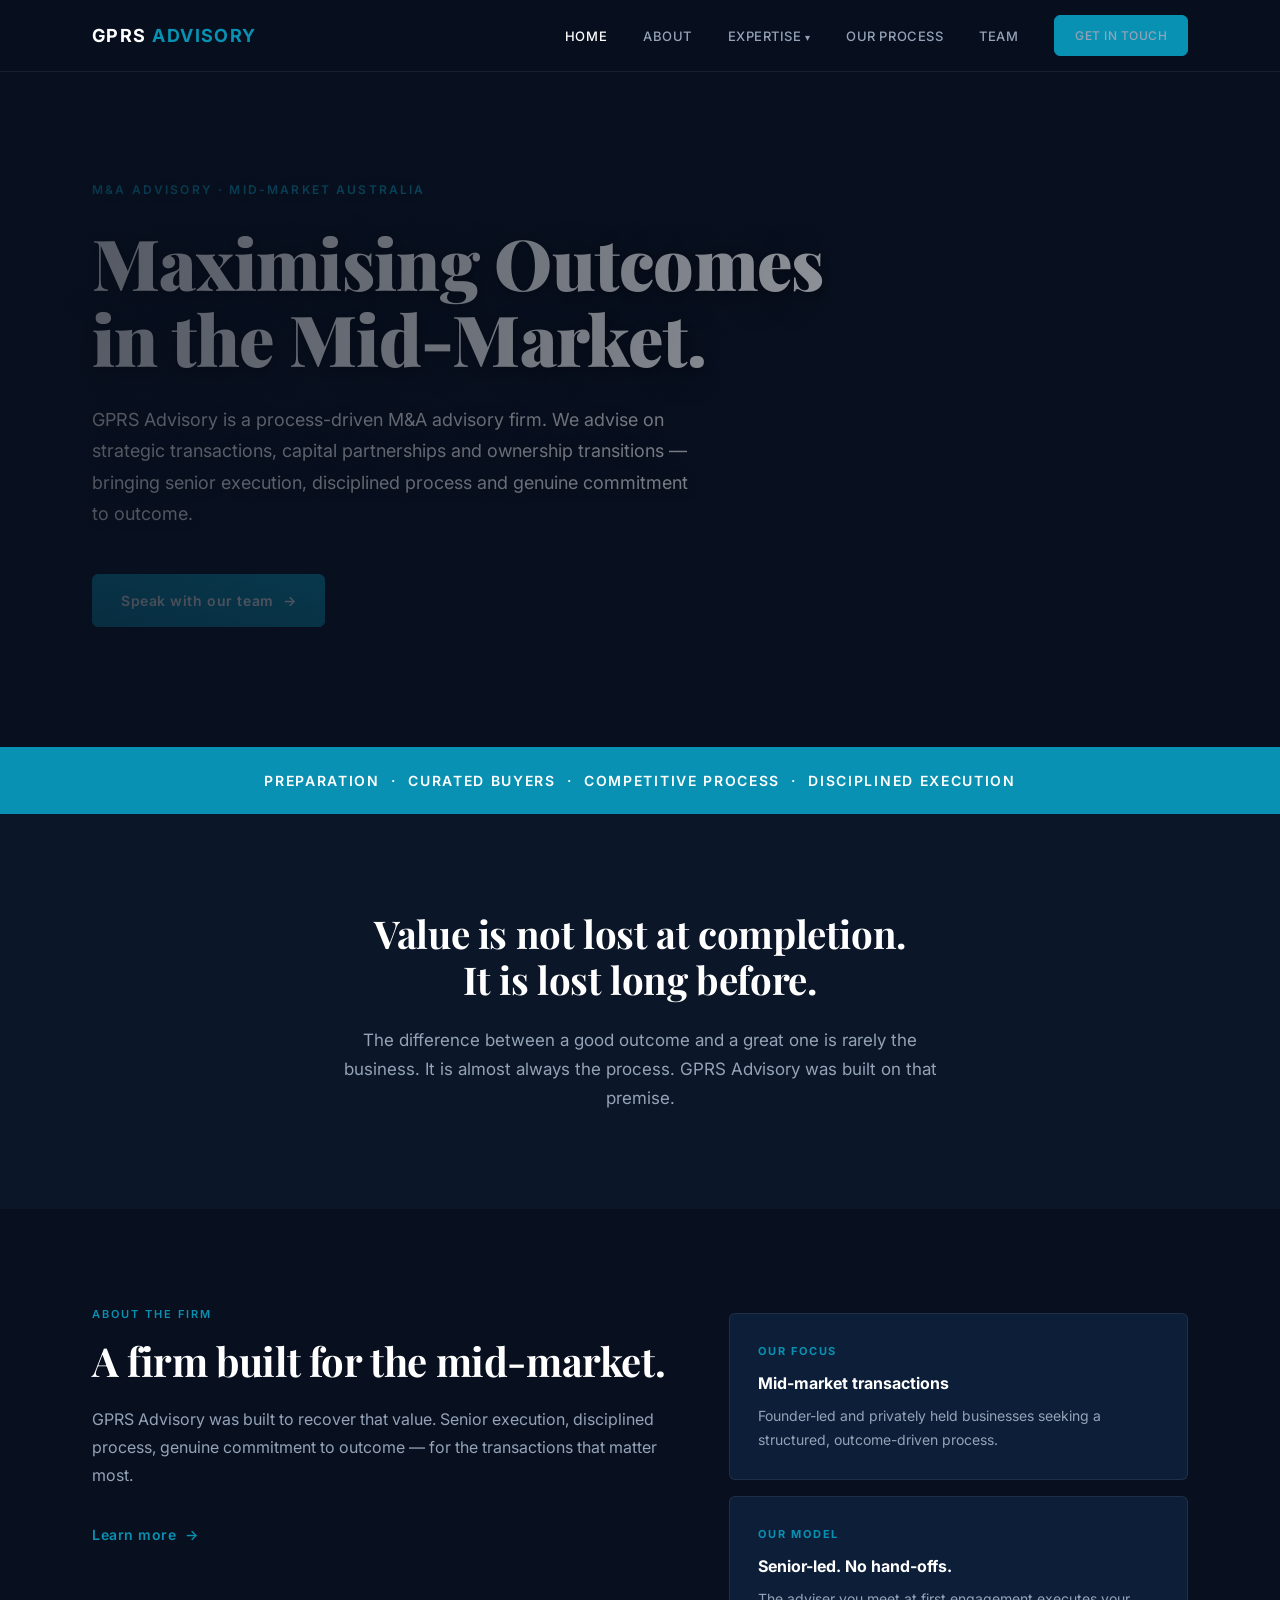
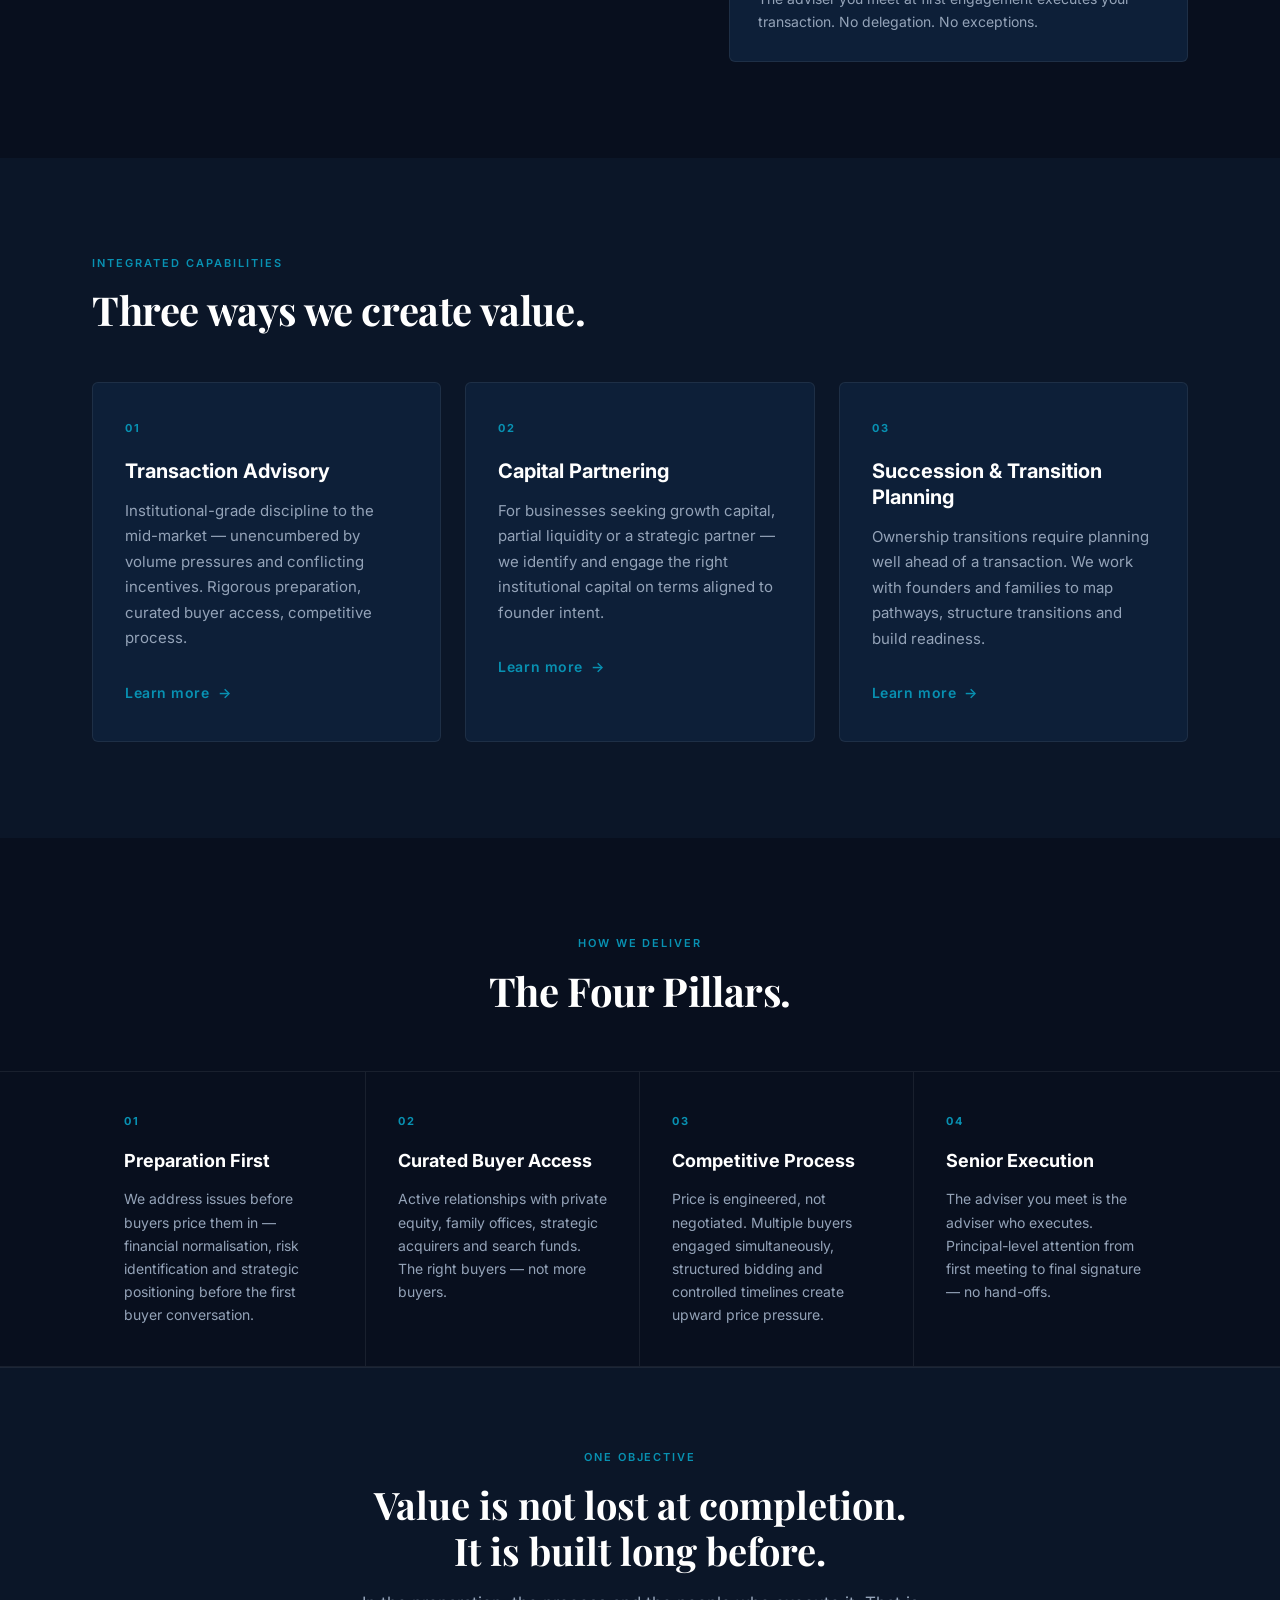
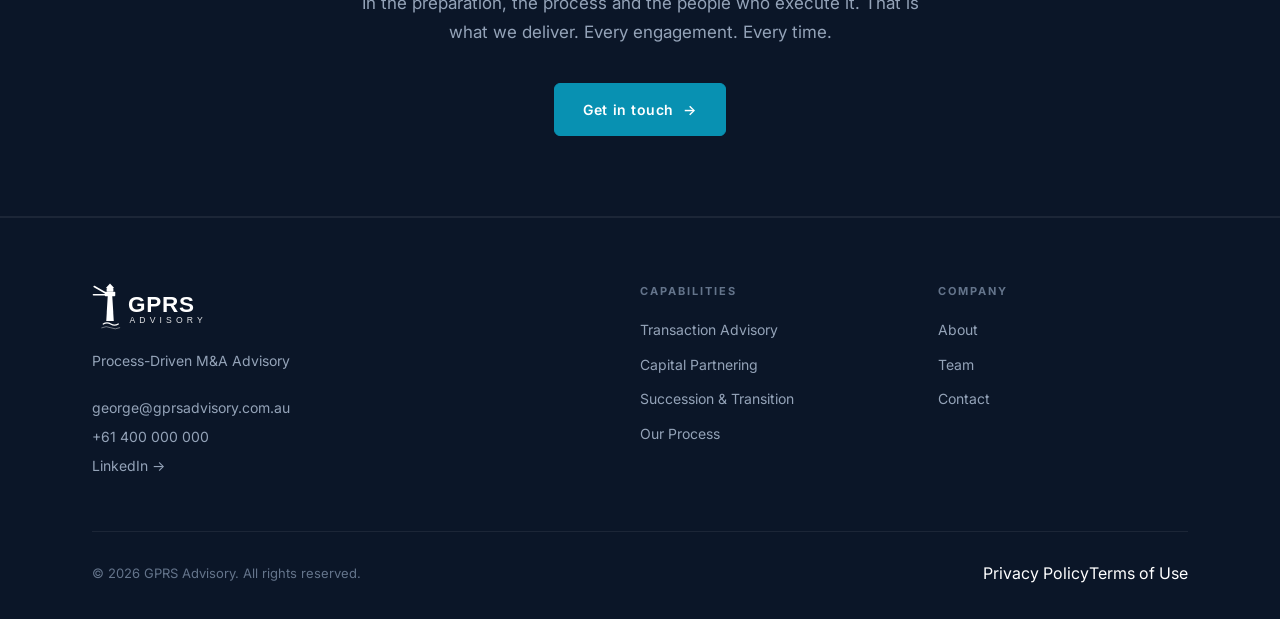
<file: index.html>
<!DOCTYPE html>
<html lang="en">
<head>
  <meta charset="UTF-8">
  <meta name="viewport" content="width=device-width, initial-scale=1.0">
  <title>Home — GPRS Advisory</title>
  <link rel="stylesheet" href="style.css">
  <link rel="preconnect" href="https://fonts.googleapis.com">
  <link rel="preconnect" href="https://fonts.gstatic.com" crossorigin>
  <link href="https://fonts.googleapis.com/css2?family=Playfair+Display:wght@700;900&family=Inter:wght@400;500;600;700&display=swap" rel="stylesheet">
</head>
<body>

<nav class="nav" id="nav">
  <div class="nav__inner">
    <a class="nav__logo" href="index.html" class="active">GPRS<span> Advisory</span></a>
    <ul class="nav__links" id="navLinks">
      <li><a href="index.html" class="active">Home</a></li>
      <li><a href="about.html">About</a></li>
      <li class="nav__dropdown">
        <a href="expertise.html">Expertise</a>
        <ul class="nav__dropdown-menu">
          <li><a href="transaction-advisory.html">Transaction Advisory</a></li>
          <li><a href="capital-partnering.html">Capital Partnering</a></li>
          <li><a href="succession-planning.html">Succession &amp; Transition Planning</a></li>
        </ul>
      </li>
      <li><a href="our-process.html">Our Process</a></li>
      <li><a href="team.html">Team</a></li>
      <li><a href="contact.html" class="btn btn--primary" style="padding:10px 20px;font-size:12px;">Get in Touch</a></li>
    </ul>
    <div class="nav__toggle" onclick="document.getElementById('navLinks').classList.toggle('open')">
      <span></span><span></span><span></span>
    </div>
  </div>
</nav>


<main>

  <!-- HERO -->
  <section class="hero hero--photo" style="background-image: url('https://images.unsplash.com/photo-1486406146926-c627a92ad1ab?auto=format&fit=crop&w=1920&q=85');">
    <div class="container">
      <div class="hero__eyebrow">M&A Advisory · Mid-Market Australia</div>
      <h1 class="hero__headline">Maximising Outcomes<br>in the Mid-Market.</h1>
      <p class="hero__sub">GPRS Advisory is a process-driven M&A advisory firm. We advise on strategic transactions, capital partnerships and ownership transitions — bringing senior execution, disciplined process and genuine commitment to outcome.</p>
      <a href="contact.html" class="btn btn--primary">Speak with our team &nbsp;→</a>
    </div>
  </section>

  <!-- TAGLINE BAND -->
  <div class="tagline-band">
    <p>Preparation &nbsp;·&nbsp; Curated Buyers &nbsp;·&nbsp; Competitive Process &nbsp;·&nbsp; Disciplined Execution</p>
  </div>

  <!-- CORE TRUTH STATEMENT -->
  <section class="statement section--alt">
    <div class="container">
      <div class="statement__quote">Value is not lost at completion.<br>It is lost long before.</div>
      <p class="statement__body">The difference between a good outcome and a great one is rarely the business. It is almost always the process. GPRS Advisory was built on that premise.</p>
    </div>
  </section>

  <!-- WHO WE ARE -->
  <section class="section">
    <div class="container">
      <div class="two-col two-col--narrow">
        <div>
          <div class="section-label">About the Firm</div>
          <h2 class="section-title">A firm built for the mid-market.</h2>
          <p style="font-size:16px;color:var(--text-secondary);line-height:1.75;margin-bottom:32px;">GPRS Advisory was built to recover that value. Senior execution, disciplined process, genuine commitment to outcome — for the transactions that matter most.</p>
          <a href="about.html" class="btn btn--link">Learn more</a>
        </div>
        <div style="display:grid;gap:16px;padding-top:8px;">
          <div style="padding:28px;border:1px solid var(--border);border-radius:6px;background:var(--bg-card);">
            <div style="font-size:11px;font-weight:700;letter-spacing:.16em;color:var(--accent);text-transform:uppercase;margin-bottom:10px;">Our focus</div>
            <div style="font-size:16px;font-weight:700;margin-bottom:8px;">Mid-market transactions</div>
            <div style="font-size:14px;color:var(--text-secondary);">Founder-led and privately held businesses seeking a structured, outcome-driven process.</div>
          </div>
          <div style="padding:28px;border:1px solid var(--border);border-radius:6px;background:var(--bg-card);">
            <div style="font-size:11px;font-weight:700;letter-spacing:.16em;color:var(--accent);text-transform:uppercase;margin-bottom:10px;">Our model</div>
            <div style="font-size:16px;font-weight:700;margin-bottom:8px;">Senior-led. No hand-offs.</div>
            <div style="font-size:14px;color:var(--text-secondary);">The adviser you meet at first engagement executes your transaction. No delegation. No exceptions.</div>
          </div>
        </div>
      </div>
    </div>
  </section>

  <!-- CAPABILITIES -->
  <section class="section section--alt">
    <div class="container">
      <div class="section-label">Integrated Capabilities</div>
      <h2 class="section-title">Three ways we create value.</h2>
      <div class="card-grid card-grid--3" style="margin-top:48px;">

        <div class="card">
          <div class="card__number">01</div>
          <h3 class="card__title">Transaction Advisory</h3>
          <p class="card__body">Institutional-grade discipline to the mid-market — unencumbered by volume pressures and conflicting incentives. Rigorous preparation, curated buyer access, competitive process.</p>
          <div class="card__footer"><a href="transaction-advisory.html" class="btn btn--link">Learn more</a></div>
        </div>

        <div class="card">
          <div class="card__number">02</div>
          <h3 class="card__title">Capital Partnering</h3>
          <p class="card__body">For businesses seeking growth capital, partial liquidity or a strategic partner — we identify and engage the right institutional capital on terms aligned to founder intent.</p>
          <div class="card__footer"><a href="capital-partnering.html" class="btn btn--link">Learn more</a></div>
        </div>

        <div class="card">
          <div class="card__number">03</div>
          <h3 class="card__title">Succession &amp; Transition Planning</h3>
          <p class="card__body">Ownership transitions require planning well ahead of a transaction. We work with founders and families to map pathways, structure transitions and build readiness.</p>
          <div class="card__footer"><a href="succession-planning.html" class="btn btn--link">Learn more</a></div>
        </div>

      </div>
    </div>
  </section>

  <!-- FOUR PILLARS -->
  <section class="section" style="padding-bottom:0;">
    <div class="container">
      <div class="section-label text-center">How we deliver</div>
      <h2 class="section-title text-center">The Four Pillars.</h2>
    </div>
  </section>
  <div style="border-top:1px solid var(--border);border-bottom:1px solid var(--border);margin-top:56px;">
    <div class="pillars container">
      <div class="pillar">
        <div class="pillar__number">01</div>
        <div class="pillar__title">Preparation First</div>
        <p class="pillar__body">We address issues before buyers price them in — financial normalisation, risk identification and strategic positioning before the first buyer conversation.</p>
      </div>
      <div class="pillar">
        <div class="pillar__number">02</div>
        <div class="pillar__title">Curated Buyer Access</div>
        <p class="pillar__body">Active relationships with private equity, family offices, strategic acquirers and search funds. The right buyers — not more buyers.</p>
      </div>
      <div class="pillar">
        <div class="pillar__number">03</div>
        <div class="pillar__title">Competitive Process</div>
        <p class="pillar__body">Price is engineered, not negotiated. Multiple buyers engaged simultaneously, structured bidding and controlled timelines create upward price pressure.</p>
      </div>
      <div class="pillar">
        <div class="pillar__number">04</div>
        <div class="pillar__title">Senior Execution</div>
        <p class="pillar__body">The adviser you meet is the adviser who executes. Principal-level attention from first meeting to final signature — no hand-offs.</p>
      </div>
    </div>
  </div>

  <!-- CLOSING CTA -->
  <div class="cta-band" style="margin-top:0;">
    <div class="container">
      <div class="section-label text-center" style="margin-bottom:16px;">One Objective</div>
      <h2 class="cta-band__title">Value is not lost at completion.<br>It is built long before.</h2>
      <p class="cta-band__body">In the preparation, the process and the people who execute it. That is what we deliver. Every engagement. Every time.</p>
      <a href="contact.html" class="btn btn--primary">Get in touch &nbsp;→</a>
    </div>
  </div>

</main>


<footer class="footer">
  <div class="container">
    <div class="footer__grid">
      <div>
        <div class="footer__logo"><svg xmlns="http://www.w3.org/2000/svg" viewBox="0 0 260 64" width="195" height="48" role="img" aria-label="GPRS Advisory">
  <!-- Lighthouse base/body (tapers slightly toward top) -->
  <polygon points="19,52 21,18 27,18 29,52" fill="white"/>
  <!-- Lighthouse gallery/cap -->
  <rect x="17" y="13" width="14" height="6" rx="1" fill="white"/>
  <!-- Lantern room (small box on top) -->
  <rect x="19.5" y="8" width="9" height="5" rx="1" fill="white"/>
  <!-- Roof spire -->
  <polygon points="24,2 18.5,8 29.5,8" fill="white"/>
  <!-- Light beam 1 (upper) -->
  <line x1="17" y1="14" x2="3" y2="6"  stroke="white" stroke-width="2.2" stroke-linecap="round"/>
  <!-- Light beam 2 (middle) -->
  <line x1="17" y1="17" x2="2" y2="17" stroke="white" stroke-width="2.2" stroke-linecap="round"/>
  <!-- Wave 1 -->
  <path d="M15,56 Q20,53 25,56 Q30,59 35,56" stroke="white" stroke-width="1.8" fill="none" stroke-linecap="round"/>
  <!-- Wave 2 (fainter) -->
  <path d="M13,61 Q19,58 25,61 Q31,64 37,61" stroke="rgba(255,255,255,0.45)" stroke-width="1.3" fill="none" stroke-linecap="round"/>
  <!-- GPRS — heavy black sans-serif matching the logo -->
  <text x="48" y="40"
        font-family="'Arial Black','Impact','Franklin Gothic Heavy',sans-serif"
        font-weight="900"
        font-size="30"
        fill="white"
        letter-spacing="1">GPRS</text>
  <!-- ADVISORY — light tracked uppercase -->
  <text x="50" y="55"
        font-family="'Arial','Helvetica Neue',sans-serif"
        font-weight="400"
        font-size="11.5"
        fill="rgba(255,255,255,0.88)"
        letter-spacing="5.5">ADVISORY</text>
</svg></div>
        <div class="footer__tagline">Process-Driven M&A Advisory</div>
        <div class="footer__contact">
          <a href="mailto:<!-- EDIT:email -->george@gprsadvisory.com.au<!-- /EDIT -->"><!-- EDIT:email -->george@gprsadvisory.com.au<!-- /EDIT --></a>
          <a href="tel:<!-- EDIT:phone -->+61400000000<!-- /EDIT -->"><!-- EDIT:phone -->+61 400 000 000<!-- /EDIT --></a>
          <a href="<!-- EDIT:linkedin-url -->https://linkedin.com/in/george-surname<!-- /EDIT -->" target="_blank">LinkedIn →</a>
        </div>
      </div>
      <div>
        <div class="footer__heading">Capabilities</div>
        <ul class="footer__links">
          <li><a href="transaction-advisory.html">Transaction Advisory</a></li>
          <li><a href="capital-partnering.html">Capital Partnering</a></li>
          <li><a href="succession-planning.html">Succession &amp; Transition</a></li>
          <li><a href="our-process.html">Our Process</a></li>
        </ul>
      </div>
      <div>
        <div class="footer__heading">Company</div>
        <ul class="footer__links">
          <li><a href="about.html">About</a></li>
          <li><a href="team.html">Team</a></li>
          <li><a href="contact.html">Contact</a></li>
        </ul>
      </div>
    </div>
    <div class="footer__base">
      <div class="footer__copy">© 2026 GPRS Advisory. All rights reserved.</div>
      <div class="footer__legal">
        <a href="#">Privacy Policy</a>
        <a href="#">Terms of Use</a>
      </div>
    </div>
  </div>
</footer>

</body>
</html>
</file>
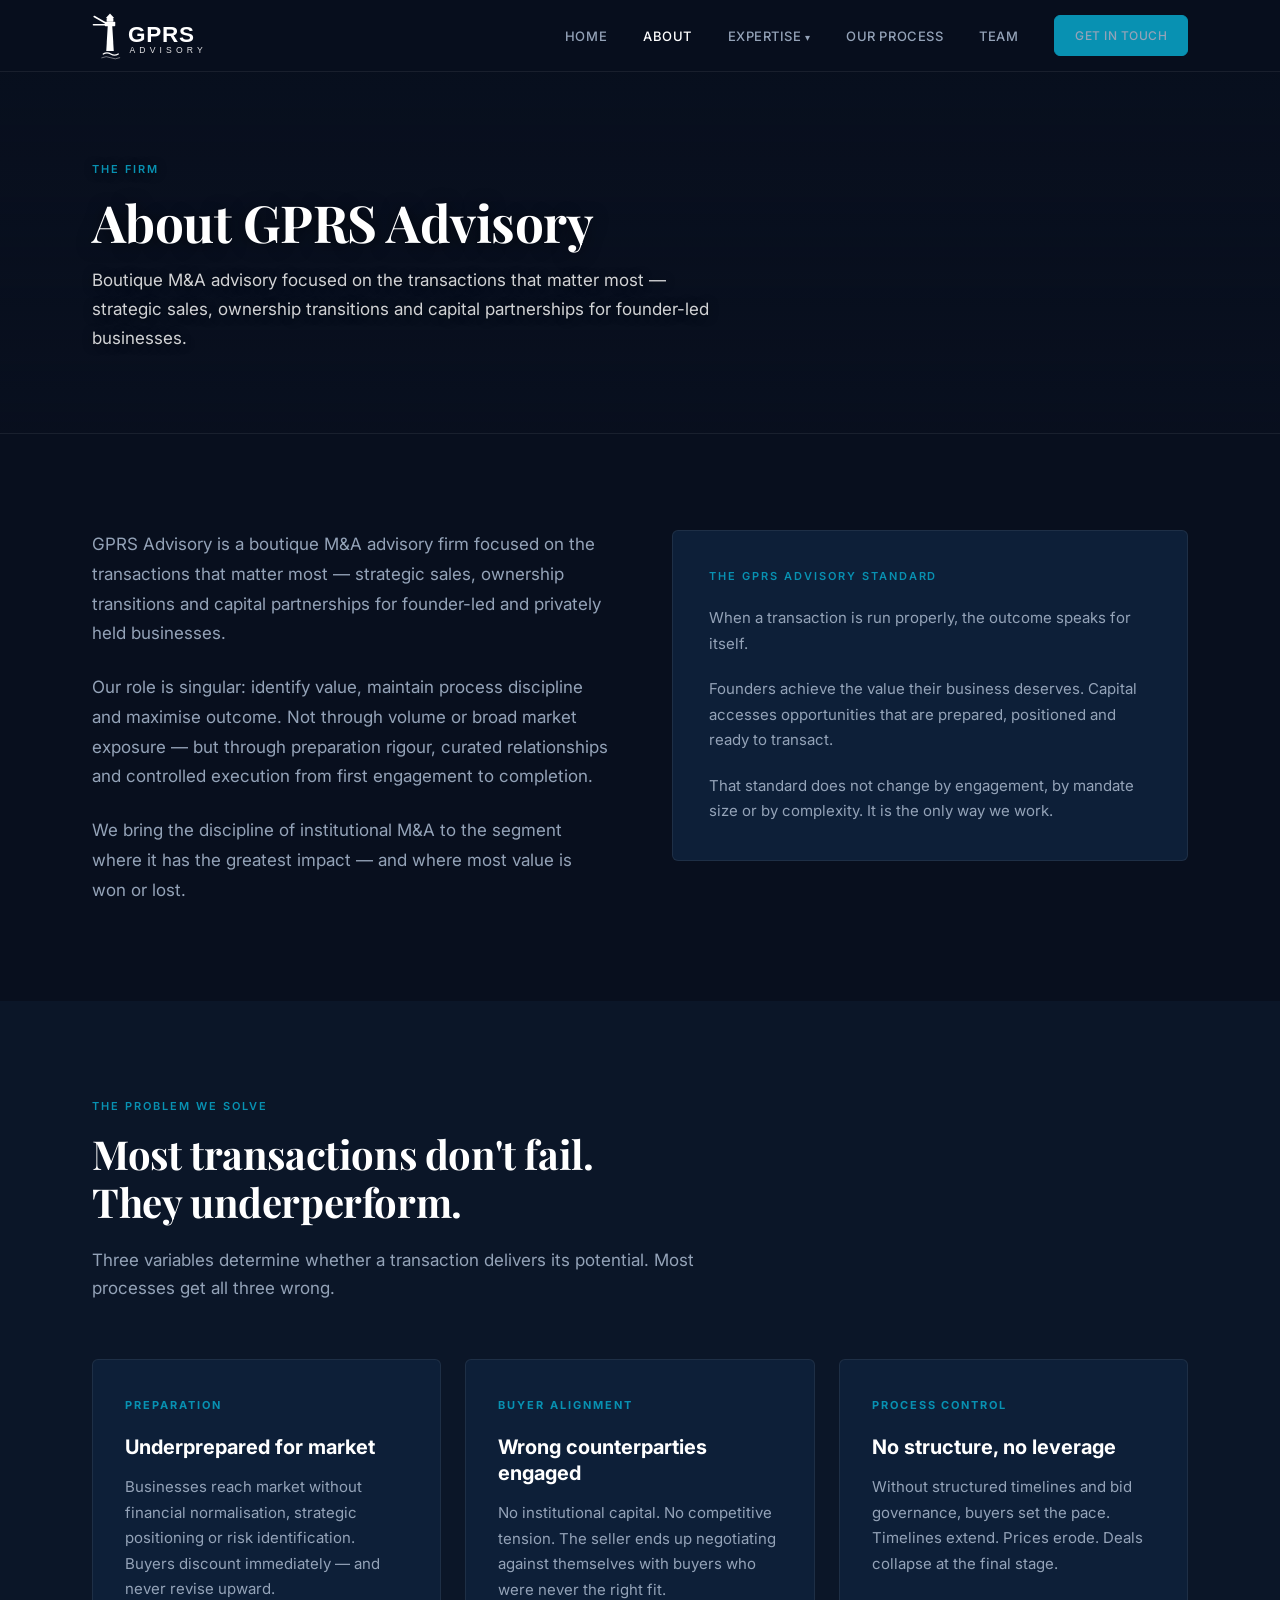
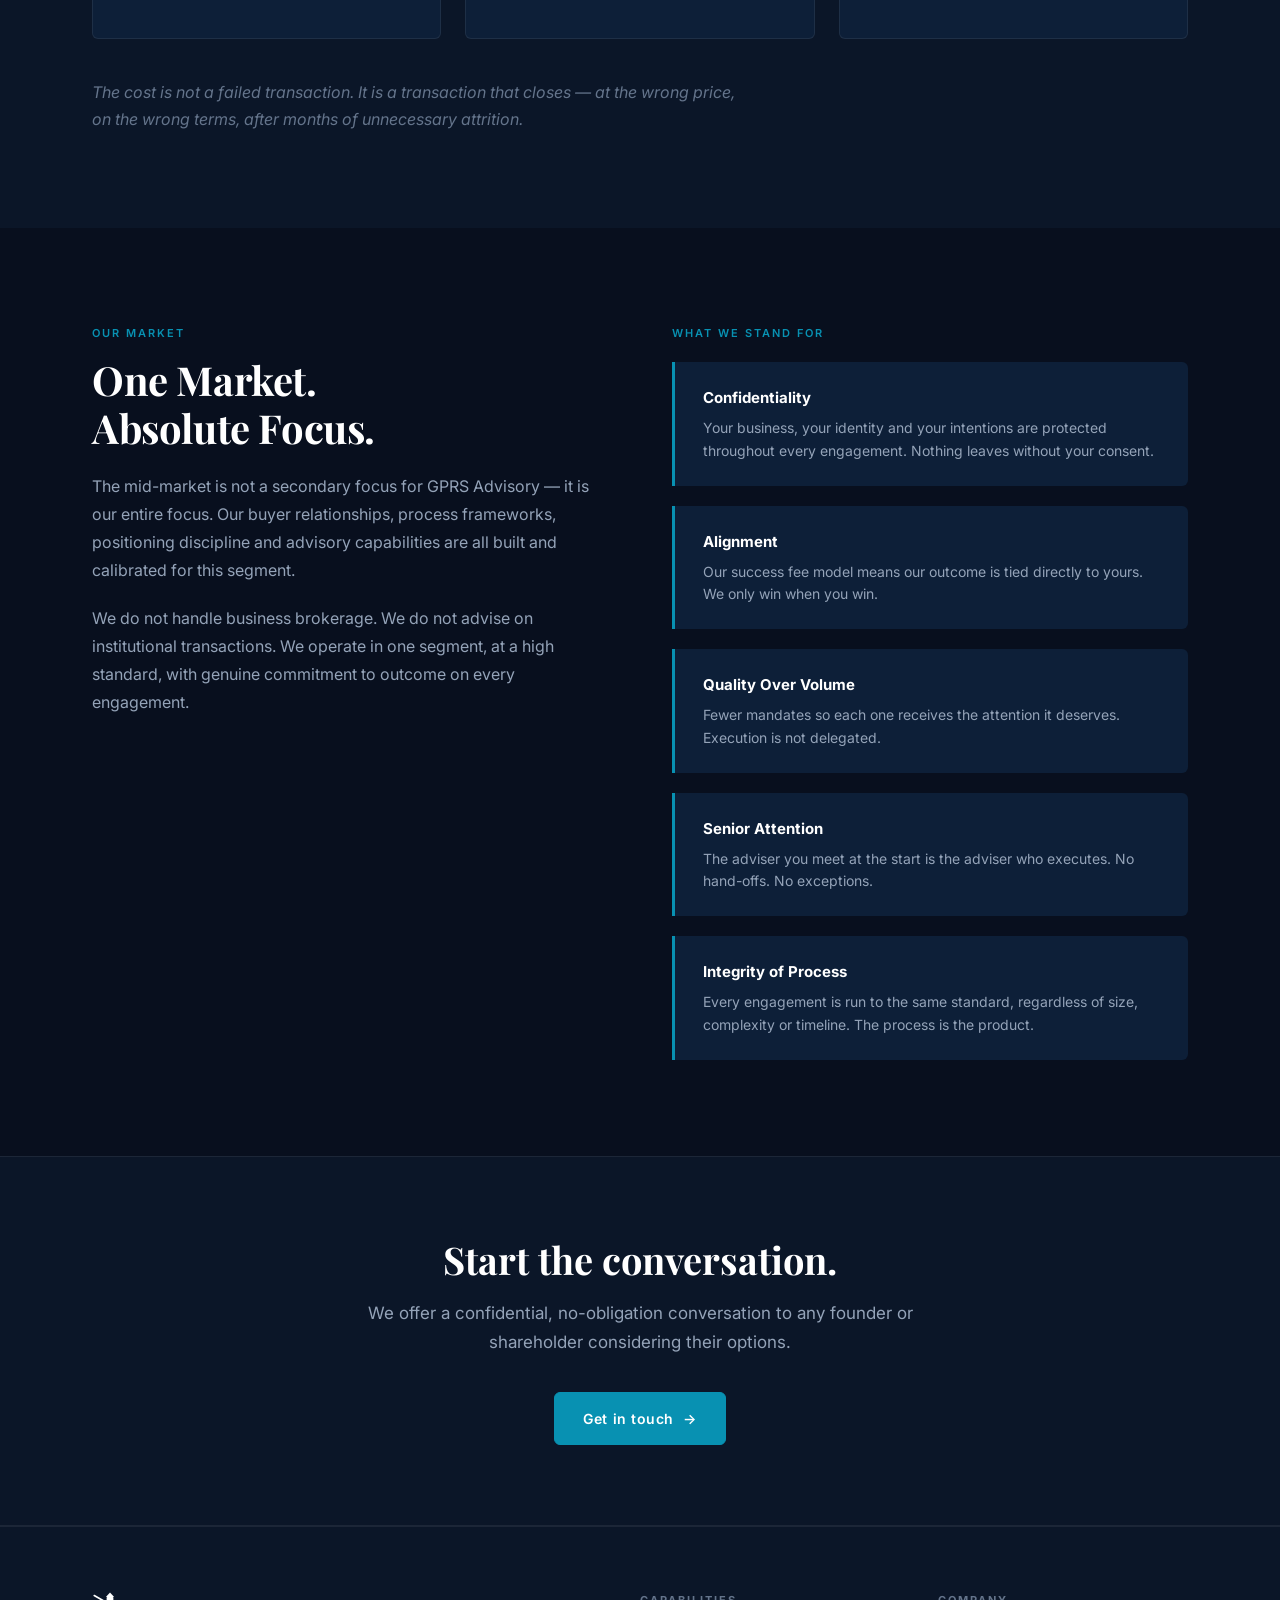
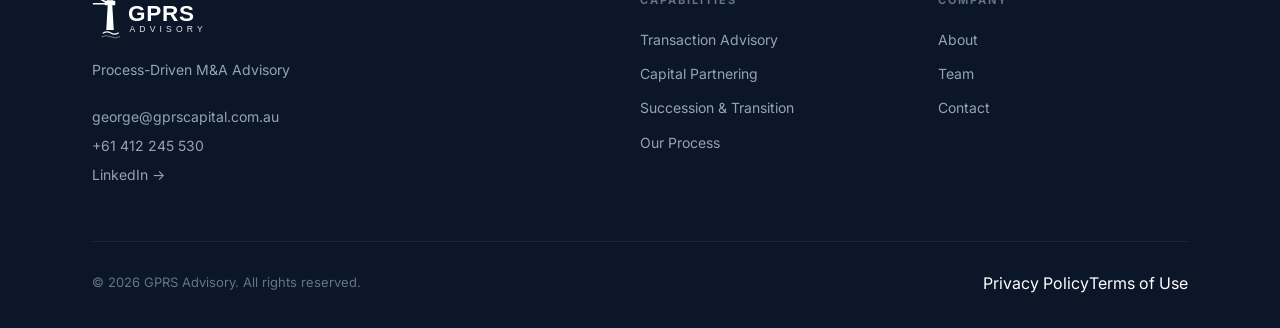
<file: about.html>
<!DOCTYPE html>
<html lang="en">
<head>
  <meta charset="UTF-8">
  <meta name="viewport" content="width=device-width, initial-scale=1.0">
  <title>About — GPRS Advisory</title>
  <link rel="stylesheet" href="style.css">
  <link rel="preconnect" href="https://fonts.googleapis.com">
  <link rel="preconnect" href="https://fonts.gstatic.com" crossorigin>
  <link href="https://fonts.googleapis.com/css2?family=Playfair+Display:wght@700;900&family=Inter:wght@400;500;600;700&display=swap" rel="stylesheet">
</head>
<body>

<nav class="nav" id="nav">
  <div class="nav__inner">
    <a href="index.html" class="nav__logo-link"><svg xmlns="http://www.w3.org/2000/svg" viewBox="0 0 260 64" width="195" height="48" role="img" aria-label="GPRS Advisory">
  <!-- Lighthouse base/body (tapers slightly toward top) -->
  <polygon points="19,52 21,18 27,18 29,52" fill="white"/>
  <!-- Lighthouse gallery/cap -->
  <rect x="17" y="13" width="14" height="6" rx="1" fill="white"/>
  <!-- Lantern room (small box on top) -->
  <rect x="19.5" y="8" width="9" height="5" rx="1" fill="white"/>
  <!-- Roof spire -->
  <polygon points="24,2 18.5,8 29.5,8" fill="white"/>
  <!-- Light beam 1 (upper) -->
  <line x1="17" y1="14" x2="3" y2="6"  stroke="white" stroke-width="2.2" stroke-linecap="round"/>
  <!-- Light beam 2 (middle) -->
  <line x1="17" y1="17" x2="2" y2="17" stroke="white" stroke-width="2.2" stroke-linecap="round"/>
  <!-- Wave 1 -->
  <path d="M15,56 Q20,53 25,56 Q30,59 35,56" stroke="white" stroke-width="1.8" fill="none" stroke-linecap="round"/>
  <!-- Wave 2 (fainter) -->
  <path d="M13,61 Q19,58 25,61 Q31,64 37,61" stroke="rgba(255,255,255,0.45)" stroke-width="1.3" fill="none" stroke-linecap="round"/>
  <!-- GPRS — heavy black sans-serif matching the logo -->
  <text x="48" y="40"
        font-family="'Arial Black','Impact','Franklin Gothic Heavy',sans-serif"
        font-weight="900"
        font-size="30"
        fill="white"
        letter-spacing="1">GPRS</text>
  <!-- ADVISORY — light tracked uppercase -->
  <text x="50" y="55"
        font-family="'Arial','Helvetica Neue',sans-serif"
        font-weight="400"
        font-size="11.5"
        fill="rgba(255,255,255,0.88)"
        letter-spacing="5.5">ADVISORY</text>
</svg></a>
    <ul class="nav__links" id="navLinks">
      <li><a href="index.html">Home</a></li>
      <li><a href="about.html" class="active">About</a></li>
      <li class="nav__dropdown">
        <a href="expertise.html">Expertise</a>
        <ul class="nav__dropdown-menu">
          <li><a href="transaction-advisory.html">Transaction Advisory</a></li>
          <li><a href="capital-partnering.html">Capital Partnering</a></li>
          <li><a href="succession-planning.html">Succession &amp; Transition Planning</a></li>
        </ul>
      </li>
      <li><a href="our-process.html">Our Process</a></li>
      <li><a href="team.html">Team</a></li>
      <li><a href="contact.html" class="btn btn--primary" style="padding:10px 20px;font-size:12px;">Get in Touch</a></li>
    </ul>
    <div class="nav__toggle" onclick="document.getElementById('navLinks').classList.toggle('open')">
      <span></span><span></span><span></span>
    </div>
  </div>
</nav>


<main>
  <div class="page-header page-header--photo" style="background-image:url('https://images.unsplash.com/photo-1515199232915-d74ea00e6149?auto=format&fit=crop&w=1920&q=85')">
    <div class="container">
      <div class="page-header__label">The Firm</div>
      <h1 class="page-header__title">About GPRS Advisory</h1>
      <p class="page-header__sub">Boutique M&A advisory focused on the transactions that matter most — strategic sales, ownership transitions and capital partnerships for founder-led businesses.</p>
    </div>
  </div>

  <!-- FIRM DESCRIPTION -->
  <section class="section">
    <div class="container">
      <div class="two-col">
        <div>
          <p style="font-size:17px;line-height:1.75;color:var(--text-secondary);margin-bottom:24px;">GPRS Advisory is a boutique M&A advisory firm focused on the transactions that matter most — strategic sales, ownership transitions and capital partnerships for founder-led and privately held businesses.</p>
          <p style="font-size:17px;line-height:1.75;color:var(--text-secondary);margin-bottom:24px;">Our role is singular: identify value, maintain process discipline and maximise outcome. Not through volume or broad market exposure — but through preparation rigour, curated relationships and controlled execution from first engagement to completion.</p>
          <p style="font-size:17px;line-height:1.75;color:var(--text-secondary);">We bring the discipline of institutional M&A to the segment where it has the greatest impact — and where most value is won or lost.</p>
        </div>
        <div>
          <div style="padding:36px;background:var(--bg-card);border:1px solid var(--border);border-radius:6px;">
            <div class="section-label" style="margin-bottom:20px;">The GPRS Advisory Standard</div>
            <p style="font-size:15px;color:var(--text-secondary);line-height:1.7;margin-bottom:20px;">When a transaction is run properly, the outcome speaks for itself.</p>
            <p style="font-size:15px;color:var(--text-secondary);line-height:1.7;margin-bottom:20px;">Founders achieve the value their business deserves. Capital accesses opportunities that are prepared, positioned and ready to transact.</p>
            <p style="font-size:15px;color:var(--text-secondary);line-height:1.7;">That standard does not change by engagement, by mandate size or by complexity. It is the only way we work.</p>
          </div>
        </div>
      </div>
    </div>
  </section>

  <!-- THE PROBLEM WE SOLVE -->
  <section class="section section--alt">
    <div class="container">
      <div class="section-label">The Problem We Solve</div>
      <h2 class="section-title">Most transactions don't fail.<br>They underperform.</h2>
      <p class="section-sub">Three variables determine whether a transaction delivers its potential. Most processes get all three wrong.</p>
      <div class="card-grid card-grid--3">
        <div class="card">
          <div class="card__number">Preparation</div>
          <h3 class="card__title">Underprepared for market</h3>
          <p class="card__body">Businesses reach market without financial normalisation, strategic positioning or risk identification. Buyers discount immediately — and never revise upward.</p>
        </div>
        <div class="card">
          <div class="card__number">Buyer Alignment</div>
          <h3 class="card__title">Wrong counterparties engaged</h3>
          <p class="card__body">No institutional capital. No competitive tension. The seller ends up negotiating against themselves with buyers who were never the right fit.</p>
        </div>
        <div class="card">
          <div class="card__number">Process Control</div>
          <h3 class="card__title">No structure, no leverage</h3>
          <p class="card__body">Without structured timelines and bid governance, buyers set the pace. Timelines extend. Prices erode. Deals collapse at the final stage.</p>
        </div>
      </div>
      <p style="margin-top:40px;font-size:16px;color:var(--text-muted);font-style:italic;max-width:660px;">The cost is not a failed transaction. It is a transaction that closes — at the wrong price, on the wrong terms, after months of unnecessary attrition.</p>
    </div>
  </section>

  <!-- WHY MID-MARKET -->
  <section class="section">
    <div class="container">
      <div class="two-col">
        <div>
          <div class="section-label">Our Market</div>
          <h2 class="section-title">One Market.<br>Absolute Focus.</h2>
          <p style="font-size:16px;color:var(--text-secondary);line-height:1.75;">The mid-market is not a secondary focus for GPRS Advisory — it is our entire focus. Our buyer relationships, process frameworks, positioning discipline and advisory capabilities are all built and calibrated for this segment.</p>
          <p style="font-size:16px;color:var(--text-secondary);line-height:1.75;margin-top:20px;">We do not handle business brokerage. We do not advise on institutional transactions. We operate in one segment, at a high standard, with genuine commitment to outcome on every engagement.</p>
        </div>
        <div>
          <div class="section-label" style="margin-bottom:20px;">What We Stand For</div>
          <div class="values-list">
            <div class="value-item">
              <div class="value-item__title">Confidentiality</div>
              <div class="value-item__body">Your business, your identity and your intentions are protected throughout every engagement. Nothing leaves without your consent.</div>
            </div>
            <div class="value-item">
              <div class="value-item__title">Alignment</div>
              <div class="value-item__body">Our success fee model means our outcome is tied directly to yours. We only win when you win.</div>
            </div>
            <div class="value-item">
              <div class="value-item__title">Quality Over Volume</div>
              <div class="value-item__body">Fewer mandates so each one receives the attention it deserves. Execution is not delegated.</div>
            </div>
            <div class="value-item">
              <div class="value-item__title">Senior Attention</div>
              <div class="value-item__body">The adviser you meet at the start is the adviser who executes. No hand-offs. No exceptions.</div>
            </div>
            <div class="value-item">
              <div class="value-item__title">Integrity of Process</div>
              <div class="value-item__body">Every engagement is run to the same standard, regardless of size, complexity or timeline. The process is the product.</div>
            </div>
          </div>
        </div>
      </div>
    </div>
  </section>

  <div class="cta-band">
    <div class="container">
      <h2 class="cta-band__title">Start the conversation.</h2>
      <p class="cta-band__body">We offer a confidential, no-obligation conversation to any founder or shareholder considering their options.</p>
      <a href="contact.html" class="btn btn--primary">Get in touch &nbsp;→</a>
    </div>
  </div>
</main>


<footer class="footer">
  <div class="container">
    <div class="footer__grid">
      <div>
        <div class="footer__logo"><svg xmlns="http://www.w3.org/2000/svg" viewBox="0 0 260 64" width="195" height="48" role="img" aria-label="GPRS Advisory">
  <!-- Lighthouse base/body (tapers slightly toward top) -->
  <polygon points="19,52 21,18 27,18 29,52" fill="white"/>
  <!-- Lighthouse gallery/cap -->
  <rect x="17" y="13" width="14" height="6" rx="1" fill="white"/>
  <!-- Lantern room (small box on top) -->
  <rect x="19.5" y="8" width="9" height="5" rx="1" fill="white"/>
  <!-- Roof spire -->
  <polygon points="24,2 18.5,8 29.5,8" fill="white"/>
  <!-- Light beam 1 (upper) -->
  <line x1="17" y1="14" x2="3" y2="6"  stroke="white" stroke-width="2.2" stroke-linecap="round"/>
  <!-- Light beam 2 (middle) -->
  <line x1="17" y1="17" x2="2" y2="17" stroke="white" stroke-width="2.2" stroke-linecap="round"/>
  <!-- Wave 1 -->
  <path d="M15,56 Q20,53 25,56 Q30,59 35,56" stroke="white" stroke-width="1.8" fill="none" stroke-linecap="round"/>
  <!-- Wave 2 (fainter) -->
  <path d="M13,61 Q19,58 25,61 Q31,64 37,61" stroke="rgba(255,255,255,0.45)" stroke-width="1.3" fill="none" stroke-linecap="round"/>
  <!-- GPRS — heavy black sans-serif matching the logo -->
  <text x="48" y="40"
        font-family="'Arial Black','Impact','Franklin Gothic Heavy',sans-serif"
        font-weight="900"
        font-size="30"
        fill="white"
        letter-spacing="1">GPRS</text>
  <!-- ADVISORY — light tracked uppercase -->
  <text x="50" y="55"
        font-family="'Arial','Helvetica Neue',sans-serif"
        font-weight="400"
        font-size="11.5"
        fill="rgba(255,255,255,0.88)"
        letter-spacing="5.5">ADVISORY</text>
</svg></div>
        <div class="footer__tagline">Process-Driven M&A Advisory</div>
        <div class="footer__contact">
          <a href="mailto:<!-- EDIT:email -->george@gprscapital.com.au<!-- /EDIT -->"><!-- EDIT:email -->george@gprscapital.com.au<!-- /EDIT --></a>
          <a href="tel:<!-- EDIT:phone -->+61412245530<!-- /EDIT -->"><!-- EDIT:phone -->+61 412 245 530<!-- /EDIT --></a>
          <a href="<!-- EDIT:linkedin-url -->https://linkedin.com/in/george-polydoros<!-- /EDIT -->" target="_blank">LinkedIn →</a>
        </div>
      </div>
      <div>
        <div class="footer__heading">Capabilities</div>
        <ul class="footer__links">
          <li><a href="transaction-advisory.html">Transaction Advisory</a></li>
          <li><a href="capital-partnering.html">Capital Partnering</a></li>
          <li><a href="succession-planning.html">Succession &amp; Transition</a></li>
          <li><a href="our-process.html">Our Process</a></li>
        </ul>
      </div>
      <div>
        <div class="footer__heading">Company</div>
        <ul class="footer__links">
          <li><a href="about.html">About</a></li>
          <li><a href="team.html">Team</a></li>
          <li><a href="contact.html">Contact</a></li>
        </ul>
      </div>
    </div>
    <div class="footer__base">
      <div class="footer__copy">© 2026 GPRS Advisory. All rights reserved.</div>
      <div class="footer__legal">
        <a href="#">Privacy Policy</a>
        <a href="#">Terms of Use</a>
      </div>
    </div>
  </div>
</footer>

</body>
</html>
</file>
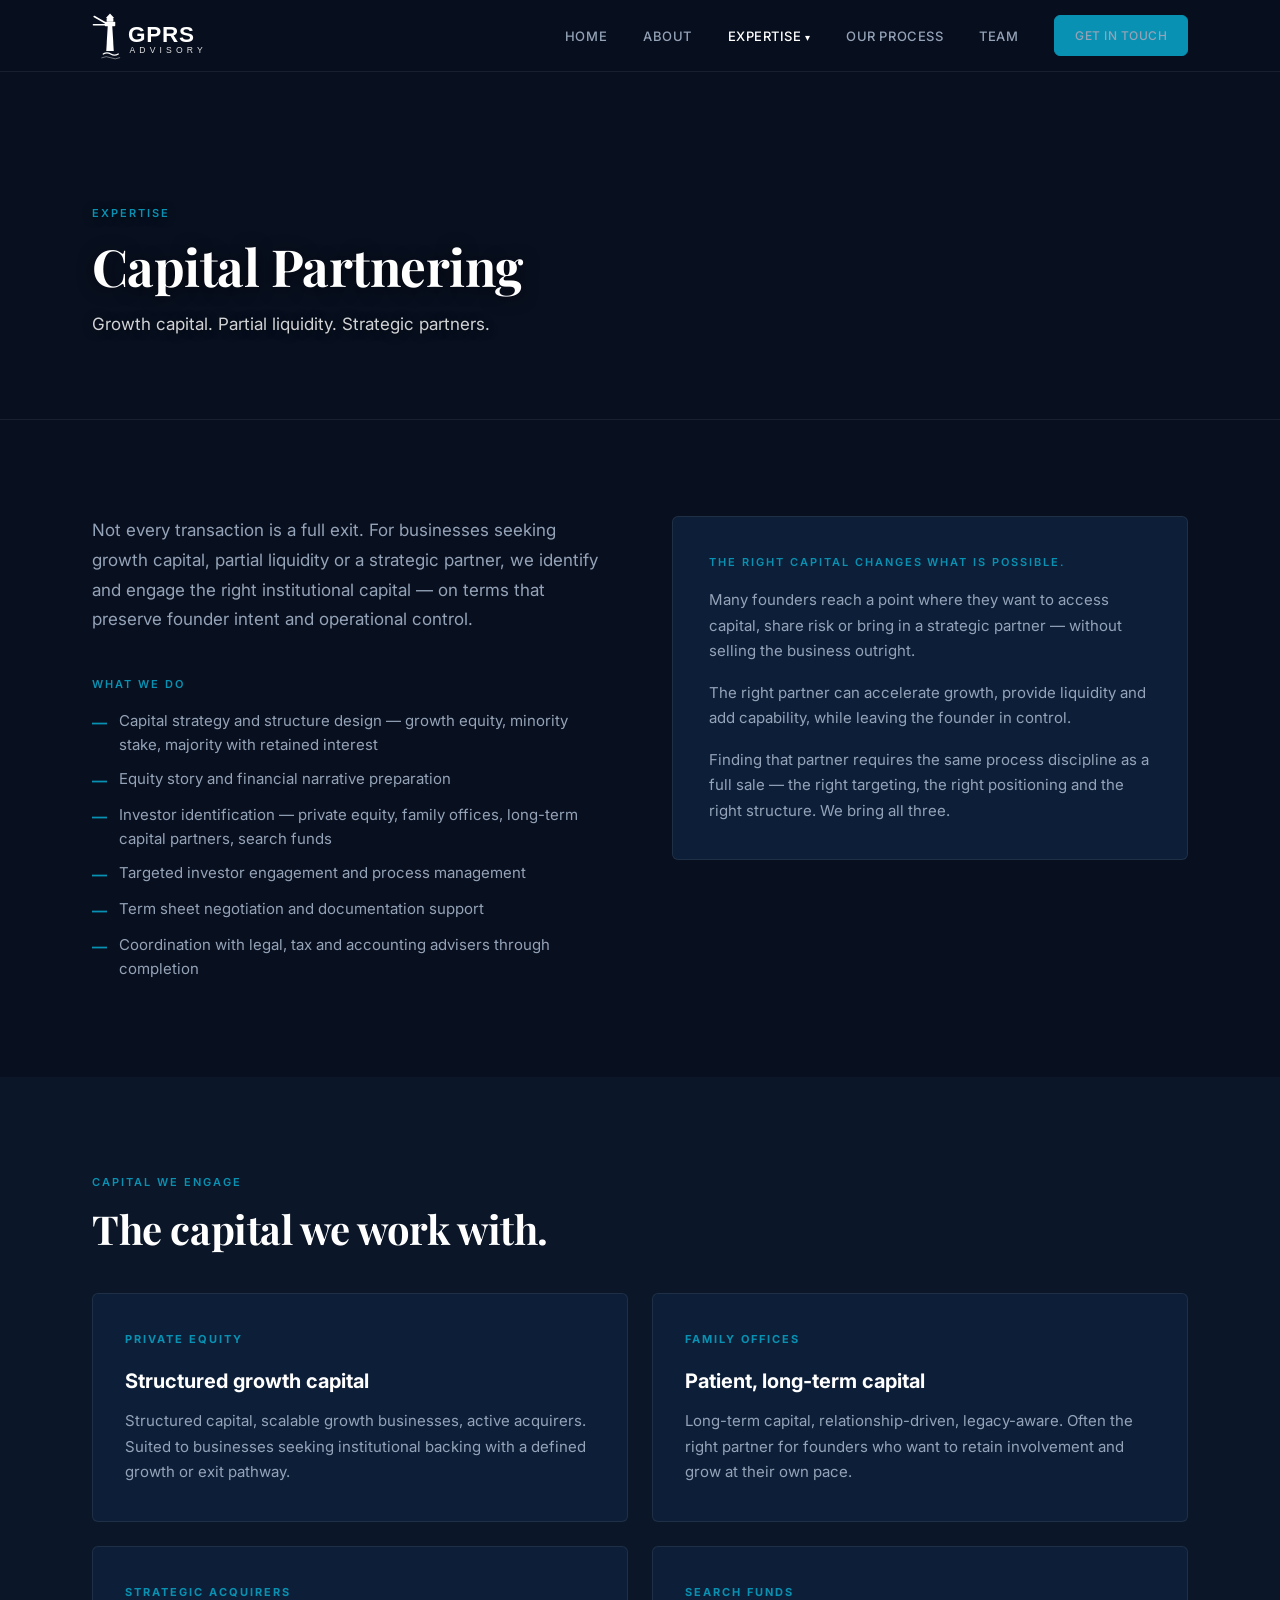
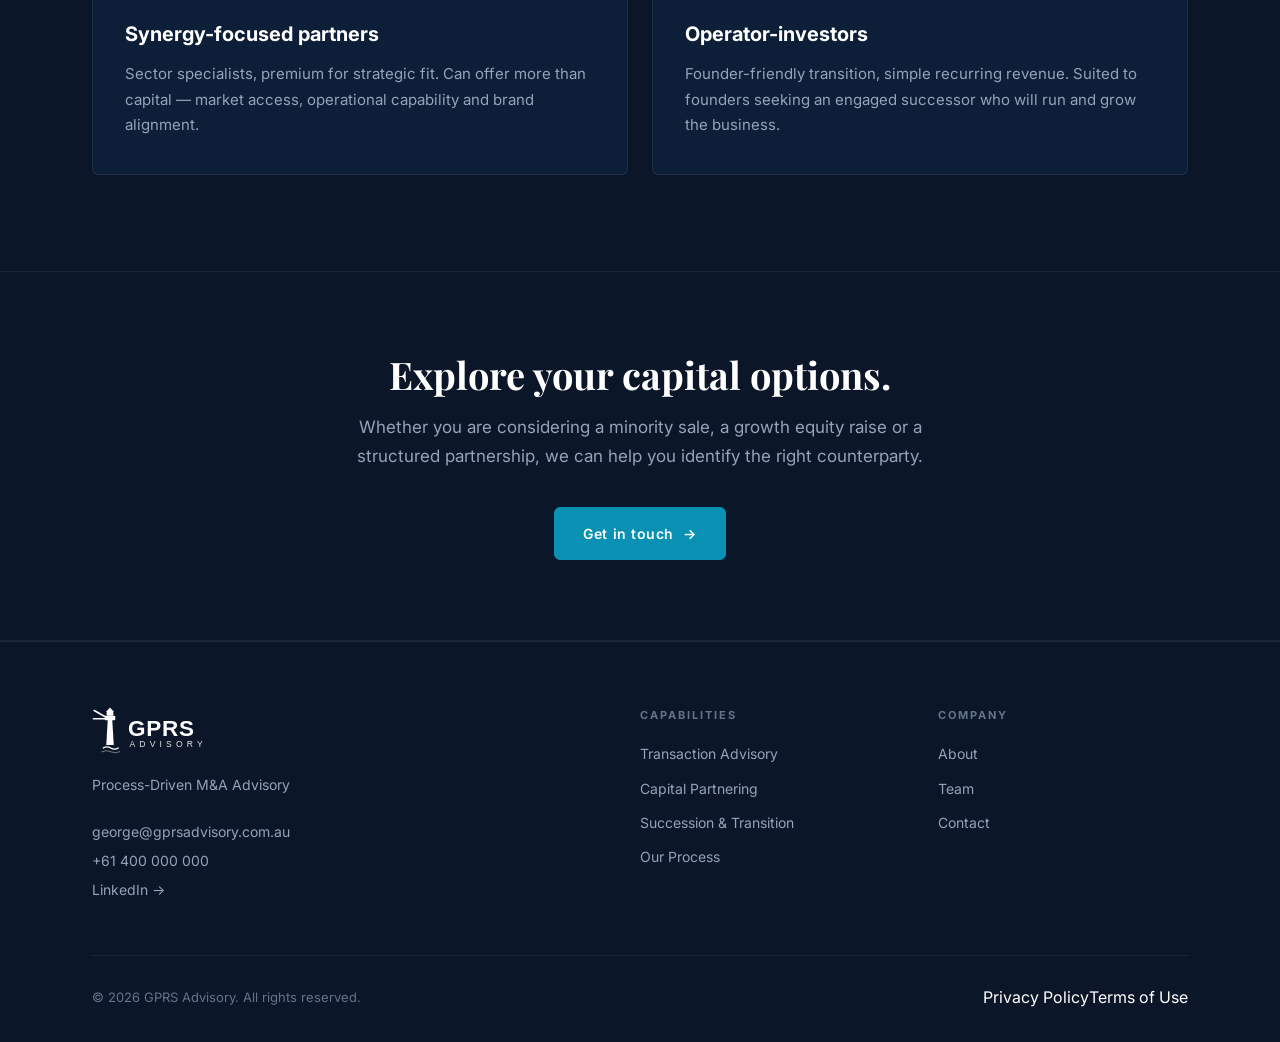
<file: capital-partnering.html>
<!DOCTYPE html>
<html lang="en">
<head>
  <meta charset="UTF-8">
  <meta name="viewport" content="width=device-width, initial-scale=1.0">
  <title>Capital Partnering — GPRS Advisory</title>
  <link rel="stylesheet" href="style.css">
  <link rel="preconnect" href="https://fonts.googleapis.com">
  <link rel="preconnect" href="https://fonts.gstatic.com" crossorigin>
  <link href="https://fonts.googleapis.com/css2?family=Playfair+Display:wght@700;900&family=Inter:wght@400;500;600;700&display=swap" rel="stylesheet">
</head>
<body>

<nav class="nav" id="nav">
  <div class="nav__inner">
    <a href="index.html" class="nav__logo-link"><svg xmlns="http://www.w3.org/2000/svg" viewBox="0 0 260 64" width="195" height="48" role="img" aria-label="GPRS Advisory">
  <!-- Lighthouse base/body (tapers slightly toward top) -->
  <polygon points="19,52 21,18 27,18 29,52" fill="white"/>
  <!-- Lighthouse gallery/cap -->
  <rect x="17" y="13" width="14" height="6" rx="1" fill="white"/>
  <!-- Lantern room (small box on top) -->
  <rect x="19.5" y="8" width="9" height="5" rx="1" fill="white"/>
  <!-- Roof spire -->
  <polygon points="24,2 18.5,8 29.5,8" fill="white"/>
  <!-- Light beam 1 (upper) -->
  <line x1="17" y1="14" x2="3" y2="6"  stroke="white" stroke-width="2.2" stroke-linecap="round"/>
  <!-- Light beam 2 (middle) -->
  <line x1="17" y1="17" x2="2" y2="17" stroke="white" stroke-width="2.2" stroke-linecap="round"/>
  <!-- Wave 1 -->
  <path d="M15,56 Q20,53 25,56 Q30,59 35,56" stroke="white" stroke-width="1.8" fill="none" stroke-linecap="round"/>
  <!-- Wave 2 (fainter) -->
  <path d="M13,61 Q19,58 25,61 Q31,64 37,61" stroke="rgba(255,255,255,0.45)" stroke-width="1.3" fill="none" stroke-linecap="round"/>
  <!-- GPRS — heavy black sans-serif matching the logo -->
  <text x="48" y="40"
        font-family="'Arial Black','Impact','Franklin Gothic Heavy',sans-serif"
        font-weight="900"
        font-size="30"
        fill="white"
        letter-spacing="1">GPRS</text>
  <!-- ADVISORY — light tracked uppercase -->
  <text x="50" y="55"
        font-family="'Arial','Helvetica Neue',sans-serif"
        font-weight="400"
        font-size="11.5"
        fill="rgba(255,255,255,0.88)"
        letter-spacing="5.5">ADVISORY</text>
</svg></a>
    <ul class="nav__links" id="navLinks">
      <li><a href="index.html">Home</a></li>
      <li><a href="about.html">About</a></li>
      <li class="nav__dropdown">
        <a href="expertise.html" class="active">Expertise</a>
        <ul class="nav__dropdown-menu">
          <li><a href="transaction-advisory.html">Transaction Advisory</a></li>
          <li><a href="capital-partnering.html">Capital Partnering</a></li>
          <li><a href="succession-planning.html">Succession &amp; Transition Planning</a></li>
        </ul>
      </li>
      <li><a href="our-process.html">Our Process</a></li>
      <li><a href="team.html">Team</a></li>
      <li><a href="contact.html" class="btn btn--primary" style="padding:10px 20px;font-size:12px;">Get in Touch</a></li>
    </ul>
    <div class="nav__toggle" onclick="document.getElementById('navLinks').classList.toggle('open')">
      <span></span><span></span><span></span>
    </div>
  </div>
</nav>


<main>
  <div class="page-header page-header--photo" style="background-image:url('https://images.unsplash.com/photo-1460925895917-afdab827c52f?auto=format&fit=crop&w=1920&q=85')">
    <div class="container">
      <div class="page-header__label">Expertise</div>
      <h1 class="page-header__title">Capital Partnering</h1>
      <p class="page-header__sub">Growth capital. Partial liquidity. Strategic partners.</p>
    </div>
  </div>

  <section class="section">
    <div class="container">
      <div class="two-col">
        <div>
          <p style="font-size:17px;line-height:1.75;color:var(--text-secondary);margin-bottom:24px;">Not every transaction is a full exit. For businesses seeking growth capital, partial liquidity or a strategic partner, we identify and engage the right institutional capital — on terms that preserve founder intent and operational control.</p>
          <div class="section-label" style="margin-top:40px;margin-bottom:16px;">What We Do</div>
          <ul class="check-list">
            <li>Capital strategy and structure design — growth equity, minority stake, majority with retained interest</li>
            <li>Equity story and financial narrative preparation</li>
            <li>Investor identification — private equity, family offices, long-term capital partners, search funds</li>
            <li>Targeted investor engagement and process management</li>
            <li>Term sheet negotiation and documentation support</li>
            <li>Coordination with legal, tax and accounting advisers through completion</li>
          </ul>
        </div>
        <div>
          <div style="padding:36px;background:var(--bg-card);border:1px solid var(--border);border-radius:6px;">
            <div class="section-label" style="margin-bottom:16px;">The right capital changes what is possible.</div>
            <p style="font-size:15px;color:var(--text-secondary);line-height:1.7;margin-bottom:16px;">Many founders reach a point where they want to access capital, share risk or bring in a strategic partner — without selling the business outright.</p>
            <p style="font-size:15px;color:var(--text-secondary);line-height:1.7;margin-bottom:16px;">The right partner can accelerate growth, provide liquidity and add capability, while leaving the founder in control.</p>
            <p style="font-size:15px;color:var(--text-secondary);line-height:1.7;">Finding that partner requires the same process discipline as a full sale — the right targeting, the right positioning and the right structure. We bring all three.</p>
          </div>
        </div>
      </div>
    </div>
  </section>

  <section class="section section--alt">
    <div class="container">
      <div class="section-label">Capital We Engage</div>
      <h2 class="section-title">The capital we work with.</h2>
      <div class="card-grid card-grid--2" style="margin-top:40px;">
        <div class="card">
          <div class="card__number">Private Equity</div>
          <h3 class="card__title">Structured growth capital</h3>
          <p class="card__body">Structured capital, scalable growth businesses, active acquirers. Suited to businesses seeking institutional backing with a defined growth or exit pathway.</p>
        </div>
        <div class="card">
          <div class="card__number">Family Offices</div>
          <h3 class="card__title">Patient, long-term capital</h3>
          <p class="card__body">Long-term capital, relationship-driven, legacy-aware. Often the right partner for founders who want to retain involvement and grow at their own pace.</p>
        </div>
        <div class="card">
          <div class="card__number">Strategic Acquirers</div>
          <h3 class="card__title">Synergy-focused partners</h3>
          <p class="card__body">Sector specialists, premium for strategic fit. Can offer more than capital — market access, operational capability and brand alignment.</p>
        </div>
        <div class="card">
          <div class="card__number">Search Funds</div>
          <h3 class="card__title">Operator-investors</h3>
          <p class="card__body">Founder-friendly transition, simple recurring revenue. Suited to founders seeking an engaged successor who will run and grow the business.</p>
        </div>
      </div>
    </div>
  </section>

  <div class="cta-band">
    <div class="container">
      <h2 class="cta-band__title">Explore your capital options.</h2>
      <p class="cta-band__body">Whether you are considering a minority sale, a growth equity raise or a structured partnership, we can help you identify the right counterparty.</p>
      <a href="contact.html" class="btn btn--primary">Get in touch &nbsp;→</a>
    </div>
  </div>
</main>


<footer class="footer">
  <div class="container">
    <div class="footer__grid">
      <div>
        <div class="footer__logo"><svg xmlns="http://www.w3.org/2000/svg" viewBox="0 0 260 64" width="195" height="48" role="img" aria-label="GPRS Advisory">
  <!-- Lighthouse base/body (tapers slightly toward top) -->
  <polygon points="19,52 21,18 27,18 29,52" fill="white"/>
  <!-- Lighthouse gallery/cap -->
  <rect x="17" y="13" width="14" height="6" rx="1" fill="white"/>
  <!-- Lantern room (small box on top) -->
  <rect x="19.5" y="8" width="9" height="5" rx="1" fill="white"/>
  <!-- Roof spire -->
  <polygon points="24,2 18.5,8 29.5,8" fill="white"/>
  <!-- Light beam 1 (upper) -->
  <line x1="17" y1="14" x2="3" y2="6"  stroke="white" stroke-width="2.2" stroke-linecap="round"/>
  <!-- Light beam 2 (middle) -->
  <line x1="17" y1="17" x2="2" y2="17" stroke="white" stroke-width="2.2" stroke-linecap="round"/>
  <!-- Wave 1 -->
  <path d="M15,56 Q20,53 25,56 Q30,59 35,56" stroke="white" stroke-width="1.8" fill="none" stroke-linecap="round"/>
  <!-- Wave 2 (fainter) -->
  <path d="M13,61 Q19,58 25,61 Q31,64 37,61" stroke="rgba(255,255,255,0.45)" stroke-width="1.3" fill="none" stroke-linecap="round"/>
  <!-- GPRS — heavy black sans-serif matching the logo -->
  <text x="48" y="40"
        font-family="'Arial Black','Impact','Franklin Gothic Heavy',sans-serif"
        font-weight="900"
        font-size="30"
        fill="white"
        letter-spacing="1">GPRS</text>
  <!-- ADVISORY — light tracked uppercase -->
  <text x="50" y="55"
        font-family="'Arial','Helvetica Neue',sans-serif"
        font-weight="400"
        font-size="11.5"
        fill="rgba(255,255,255,0.88)"
        letter-spacing="5.5">ADVISORY</text>
</svg></div>
        <div class="footer__tagline">Process-Driven M&A Advisory</div>
        <div class="footer__contact">
          <a href="mailto:<!-- EDIT:email -->george@gprsadvisory.com.au<!-- /EDIT -->"><!-- EDIT:email -->george@gprsadvisory.com.au<!-- /EDIT --></a>
          <a href="tel:<!-- EDIT:phone -->+61400000000<!-- /EDIT -->"><!-- EDIT:phone -->+61 400 000 000<!-- /EDIT --></a>
          <a href="<!-- EDIT:linkedin-url -->https://linkedin.com/in/george-surname<!-- /EDIT -->" target="_blank">LinkedIn →</a>
        </div>
      </div>
      <div>
        <div class="footer__heading">Capabilities</div>
        <ul class="footer__links">
          <li><a href="transaction-advisory.html">Transaction Advisory</a></li>
          <li><a href="capital-partnering.html">Capital Partnering</a></li>
          <li><a href="succession-planning.html">Succession &amp; Transition</a></li>
          <li><a href="our-process.html">Our Process</a></li>
        </ul>
      </div>
      <div>
        <div class="footer__heading">Company</div>
        <ul class="footer__links">
          <li><a href="about.html">About</a></li>
          <li><a href="team.html">Team</a></li>
          <li><a href="contact.html">Contact</a></li>
        </ul>
      </div>
    </div>
    <div class="footer__base">
      <div class="footer__copy">© 2026 GPRS Advisory. All rights reserved.</div>
      <div class="footer__legal">
        <a href="#">Privacy Policy</a>
        <a href="#">Terms of Use</a>
      </div>
    </div>
  </div>
</footer>

</body>
</html>
</file>
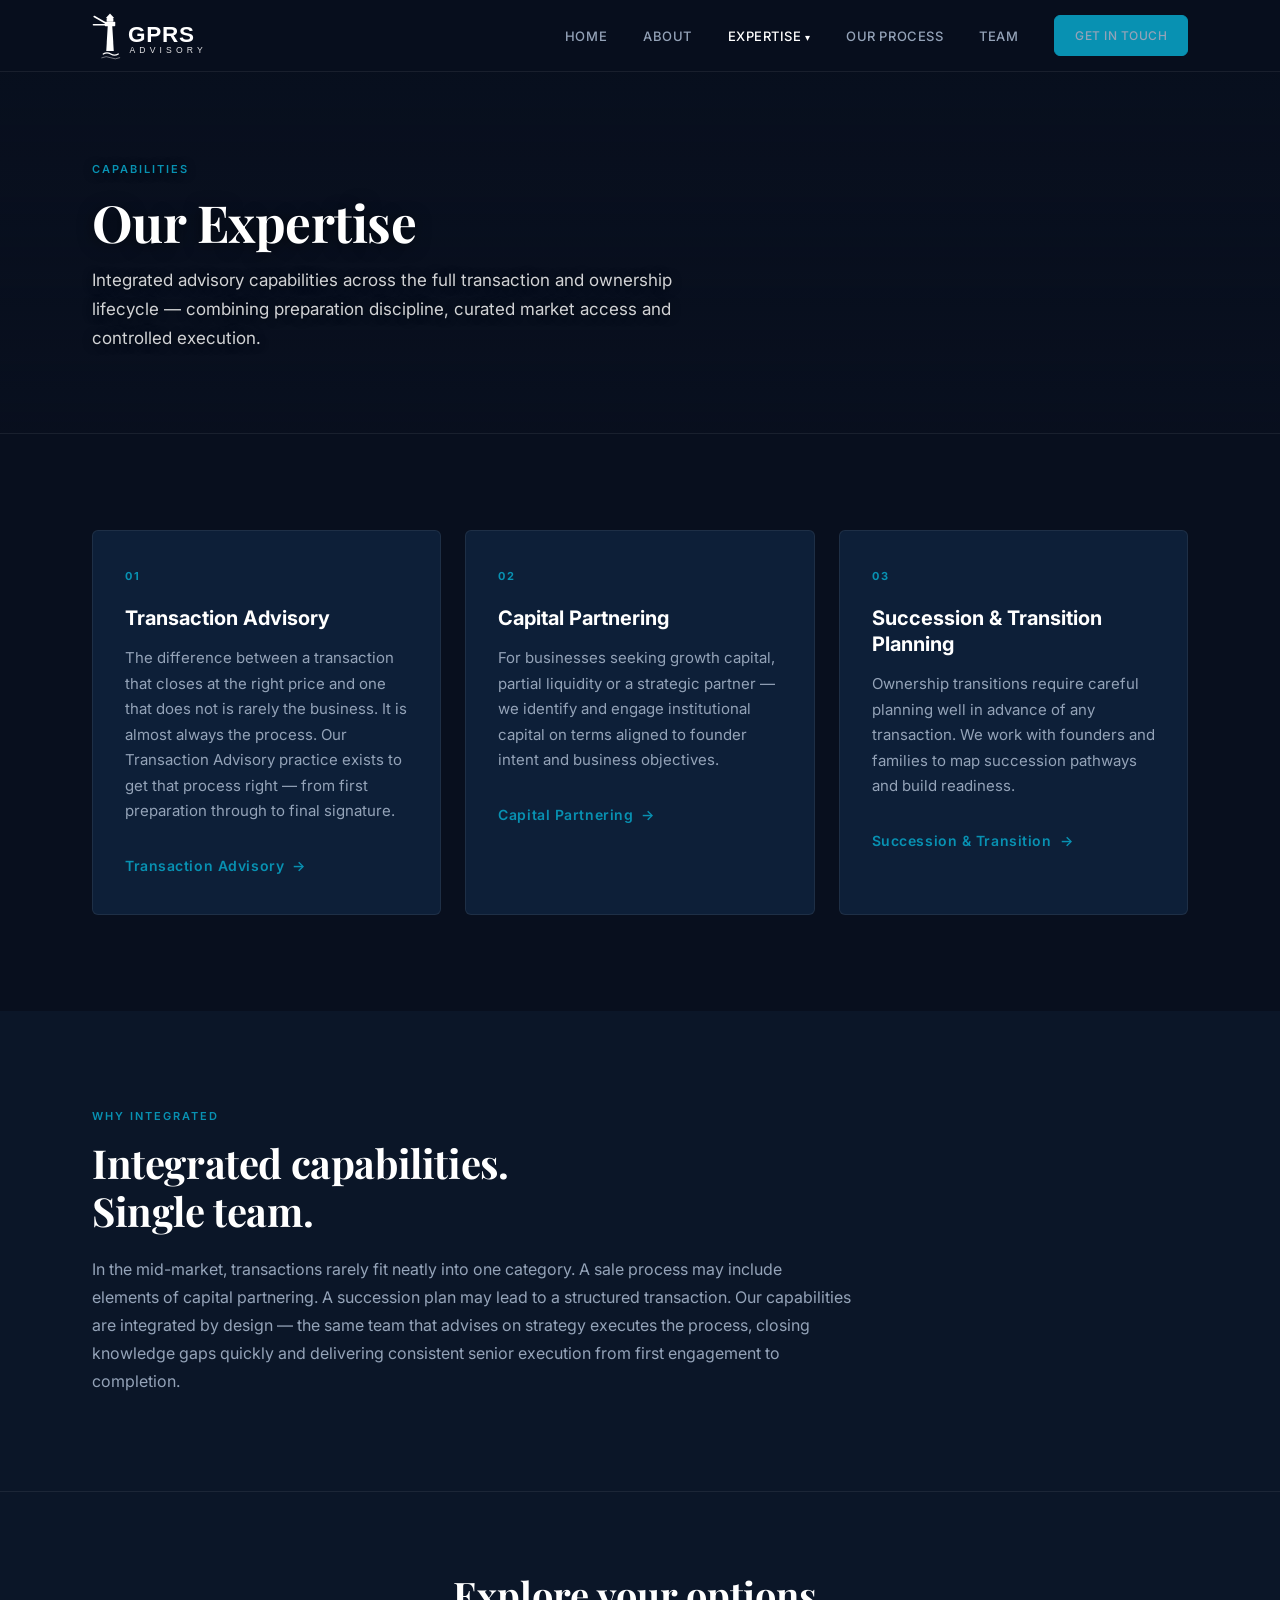
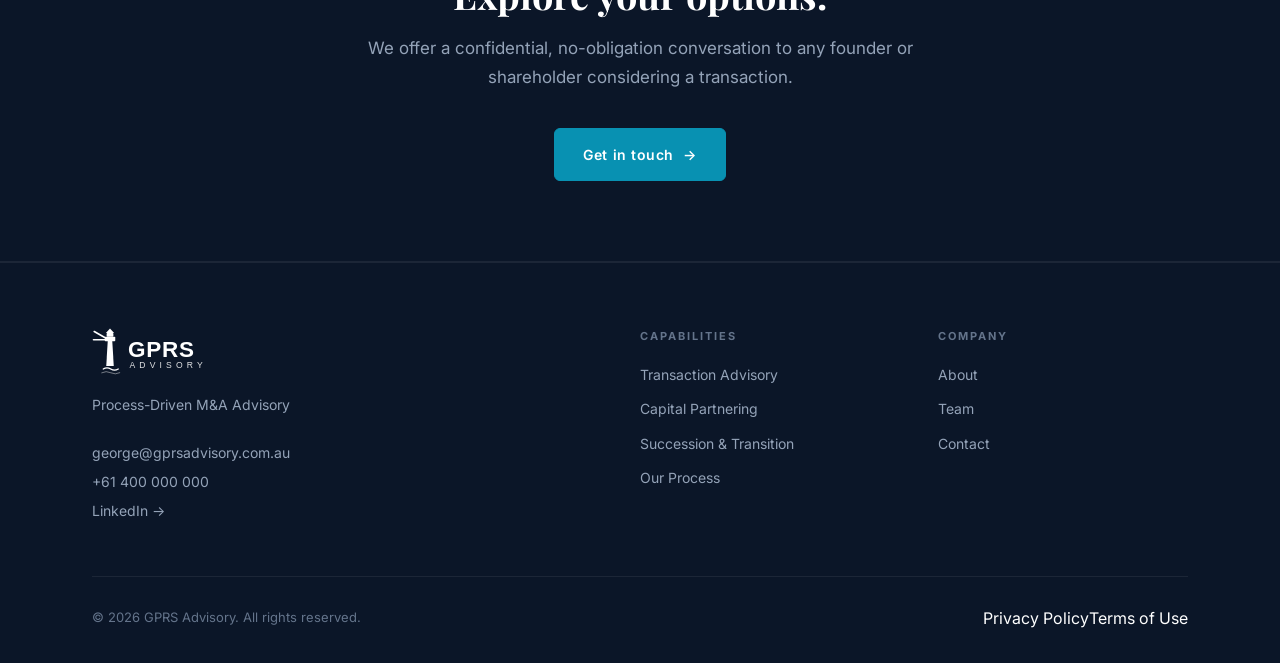
<file: expertise.html>
<!DOCTYPE html>
<html lang="en">
<head>
  <meta charset="UTF-8">
  <meta name="viewport" content="width=device-width, initial-scale=1.0">
  <title>Expertise — GPRS Advisory</title>
  <link rel="stylesheet" href="style.css">
  <link rel="preconnect" href="https://fonts.googleapis.com">
  <link rel="preconnect" href="https://fonts.gstatic.com" crossorigin>
  <link href="https://fonts.googleapis.com/css2?family=Playfair+Display:wght@700;900&family=Inter:wght@400;500;600;700&display=swap" rel="stylesheet">
</head>
<body>

<nav class="nav" id="nav">
  <div class="nav__inner">
    <a href="index.html" class="nav__logo-link"><svg xmlns="http://www.w3.org/2000/svg" viewBox="0 0 260 64" width="195" height="48" role="img" aria-label="GPRS Advisory">
  <!-- Lighthouse base/body (tapers slightly toward top) -->
  <polygon points="19,52 21,18 27,18 29,52" fill="white"/>
  <!-- Lighthouse gallery/cap -->
  <rect x="17" y="13" width="14" height="6" rx="1" fill="white"/>
  <!-- Lantern room (small box on top) -->
  <rect x="19.5" y="8" width="9" height="5" rx="1" fill="white"/>
  <!-- Roof spire -->
  <polygon points="24,2 18.5,8 29.5,8" fill="white"/>
  <!-- Light beam 1 (upper) -->
  <line x1="17" y1="14" x2="3" y2="6"  stroke="white" stroke-width="2.2" stroke-linecap="round"/>
  <!-- Light beam 2 (middle) -->
  <line x1="17" y1="17" x2="2" y2="17" stroke="white" stroke-width="2.2" stroke-linecap="round"/>
  <!-- Wave 1 -->
  <path d="M15,56 Q20,53 25,56 Q30,59 35,56" stroke="white" stroke-width="1.8" fill="none" stroke-linecap="round"/>
  <!-- Wave 2 (fainter) -->
  <path d="M13,61 Q19,58 25,61 Q31,64 37,61" stroke="rgba(255,255,255,0.45)" stroke-width="1.3" fill="none" stroke-linecap="round"/>
  <!-- GPRS — heavy black sans-serif matching the logo -->
  <text x="48" y="40"
        font-family="'Arial Black','Impact','Franklin Gothic Heavy',sans-serif"
        font-weight="900"
        font-size="30"
        fill="white"
        letter-spacing="1">GPRS</text>
  <!-- ADVISORY — light tracked uppercase -->
  <text x="50" y="55"
        font-family="'Arial','Helvetica Neue',sans-serif"
        font-weight="400"
        font-size="11.5"
        fill="rgba(255,255,255,0.88)"
        letter-spacing="5.5">ADVISORY</text>
</svg></a>
    <ul class="nav__links" id="navLinks">
      <li><a href="index.html">Home</a></li>
      <li><a href="about.html">About</a></li>
      <li class="nav__dropdown">
        <a href="expertise.html" class="active">Expertise</a>
        <ul class="nav__dropdown-menu">
          <li><a href="transaction-advisory.html">Transaction Advisory</a></li>
          <li><a href="capital-partnering.html">Capital Partnering</a></li>
          <li><a href="succession-planning.html">Succession &amp; Transition Planning</a></li>
        </ul>
      </li>
      <li><a href="our-process.html">Our Process</a></li>
      <li><a href="team.html">Team</a></li>
      <li><a href="contact.html" class="btn btn--primary" style="padding:10px 20px;font-size:12px;">Get in Touch</a></li>
    </ul>
    <div class="nav__toggle" onclick="document.getElementById('navLinks').classList.toggle('open')">
      <span></span><span></span><span></span>
    </div>
  </div>
</nav>


<main>
  <div class="page-header page-header--photo" style="background-image:url('https://images.unsplash.com/photo-1522202176988-66273c2fd55f?auto=format&fit=crop&w=1920&q=85')">
    <div class="container">
      <div class="page-header__label">Capabilities</div>
      <h1 class="page-header__title">Our Expertise</h1>
      <p class="page-header__sub">Integrated advisory capabilities across the full transaction and ownership lifecycle — combining preparation discipline, curated market access and controlled execution.</p>
    </div>
  </div>

  <section class="section">
    <div class="container">
      <div class="card-grid card-grid--3">
        <div class="card">
          <div class="card__number">01</div>
          <h3 class="card__title">Transaction Advisory</h3>
          <p class="card__body">The difference between a transaction that closes at the right price and one that does not is rarely the business. It is almost always the process. Our Transaction Advisory practice exists to get that process right — from first preparation through to final signature.</p>
          <div class="card__footer"><a href="transaction-advisory.html" class="btn btn--link">Transaction Advisory</a></div>
        </div>
        <div class="card">
          <div class="card__number">02</div>
          <h3 class="card__title">Capital Partnering</h3>
          <p class="card__body">For businesses seeking growth capital, partial liquidity or a strategic partner — we identify and engage institutional capital on terms aligned to founder intent and business objectives.</p>
          <div class="card__footer"><a href="capital-partnering.html" class="btn btn--link">Capital Partnering</a></div>
        </div>
        <div class="card">
          <div class="card__number">03</div>
          <h3 class="card__title">Succession &amp; Transition Planning</h3>
          <p class="card__body">Ownership transitions require careful planning well in advance of any transaction. We work with founders and families to map succession pathways and build readiness.</p>
          <div class="card__footer"><a href="succession-planning.html" class="btn btn--link">Succession &amp; Transition</a></div>
        </div>
      </div>
    </div>
  </section>

  <section class="section section--alt">
    <div class="container">
      <div style="max-width:760px;">
        <div class="section-label">Why Integrated</div>
        <h2 class="section-title">Integrated capabilities.<br>Single team.</h2>
        <p style="font-size:16px;color:var(--text-secondary);line-height:1.75;">In the mid-market, transactions rarely fit neatly into one category. A sale process may include elements of capital partnering. A succession plan may lead to a structured transaction. Our capabilities are integrated by design — the same team that advises on strategy executes the process, closing knowledge gaps quickly and delivering consistent senior execution from first engagement to completion.</p>
      </div>
    </div>
  </section>

  <div class="cta-band">
    <div class="container">
      <h2 class="cta-band__title">Explore your options.</h2>
      <p class="cta-band__body">We offer a confidential, no-obligation conversation to any founder or shareholder considering a transaction.</p>
      <a href="contact.html" class="btn btn--primary">Get in touch &nbsp;→</a>
    </div>
  </div>
</main>


<footer class="footer">
  <div class="container">
    <div class="footer__grid">
      <div>
        <div class="footer__logo"><svg xmlns="http://www.w3.org/2000/svg" viewBox="0 0 260 64" width="195" height="48" role="img" aria-label="GPRS Advisory">
  <!-- Lighthouse base/body (tapers slightly toward top) -->
  <polygon points="19,52 21,18 27,18 29,52" fill="white"/>
  <!-- Lighthouse gallery/cap -->
  <rect x="17" y="13" width="14" height="6" rx="1" fill="white"/>
  <!-- Lantern room (small box on top) -->
  <rect x="19.5" y="8" width="9" height="5" rx="1" fill="white"/>
  <!-- Roof spire -->
  <polygon points="24,2 18.5,8 29.5,8" fill="white"/>
  <!-- Light beam 1 (upper) -->
  <line x1="17" y1="14" x2="3" y2="6"  stroke="white" stroke-width="2.2" stroke-linecap="round"/>
  <!-- Light beam 2 (middle) -->
  <line x1="17" y1="17" x2="2" y2="17" stroke="white" stroke-width="2.2" stroke-linecap="round"/>
  <!-- Wave 1 -->
  <path d="M15,56 Q20,53 25,56 Q30,59 35,56" stroke="white" stroke-width="1.8" fill="none" stroke-linecap="round"/>
  <!-- Wave 2 (fainter) -->
  <path d="M13,61 Q19,58 25,61 Q31,64 37,61" stroke="rgba(255,255,255,0.45)" stroke-width="1.3" fill="none" stroke-linecap="round"/>
  <!-- GPRS — heavy black sans-serif matching the logo -->
  <text x="48" y="40"
        font-family="'Arial Black','Impact','Franklin Gothic Heavy',sans-serif"
        font-weight="900"
        font-size="30"
        fill="white"
        letter-spacing="1">GPRS</text>
  <!-- ADVISORY — light tracked uppercase -->
  <text x="50" y="55"
        font-family="'Arial','Helvetica Neue',sans-serif"
        font-weight="400"
        font-size="11.5"
        fill="rgba(255,255,255,0.88)"
        letter-spacing="5.5">ADVISORY</text>
</svg></div>
        <div class="footer__tagline">Process-Driven M&A Advisory</div>
        <div class="footer__contact">
          <a href="mailto:<!-- EDIT:email -->george@gprsadvisory.com.au<!-- /EDIT -->"><!-- EDIT:email -->george@gprsadvisory.com.au<!-- /EDIT --></a>
          <a href="tel:<!-- EDIT:phone -->+61400000000<!-- /EDIT -->"><!-- EDIT:phone -->+61 400 000 000<!-- /EDIT --></a>
          <a href="<!-- EDIT:linkedin-url -->https://linkedin.com/in/george-surname<!-- /EDIT -->" target="_blank">LinkedIn →</a>
        </div>
      </div>
      <div>
        <div class="footer__heading">Capabilities</div>
        <ul class="footer__links">
          <li><a href="transaction-advisory.html">Transaction Advisory</a></li>
          <li><a href="capital-partnering.html">Capital Partnering</a></li>
          <li><a href="succession-planning.html">Succession &amp; Transition</a></li>
          <li><a href="our-process.html">Our Process</a></li>
        </ul>
      </div>
      <div>
        <div class="footer__heading">Company</div>
        <ul class="footer__links">
          <li><a href="about.html">About</a></li>
          <li><a href="team.html">Team</a></li>
          <li><a href="contact.html">Contact</a></li>
        </ul>
      </div>
    </div>
    <div class="footer__base">
      <div class="footer__copy">© 2026 GPRS Advisory. All rights reserved.</div>
      <div class="footer__legal">
        <a href="#">Privacy Policy</a>
        <a href="#">Terms of Use</a>
      </div>
    </div>
  </div>
</footer>

</body>
</html>
</file>
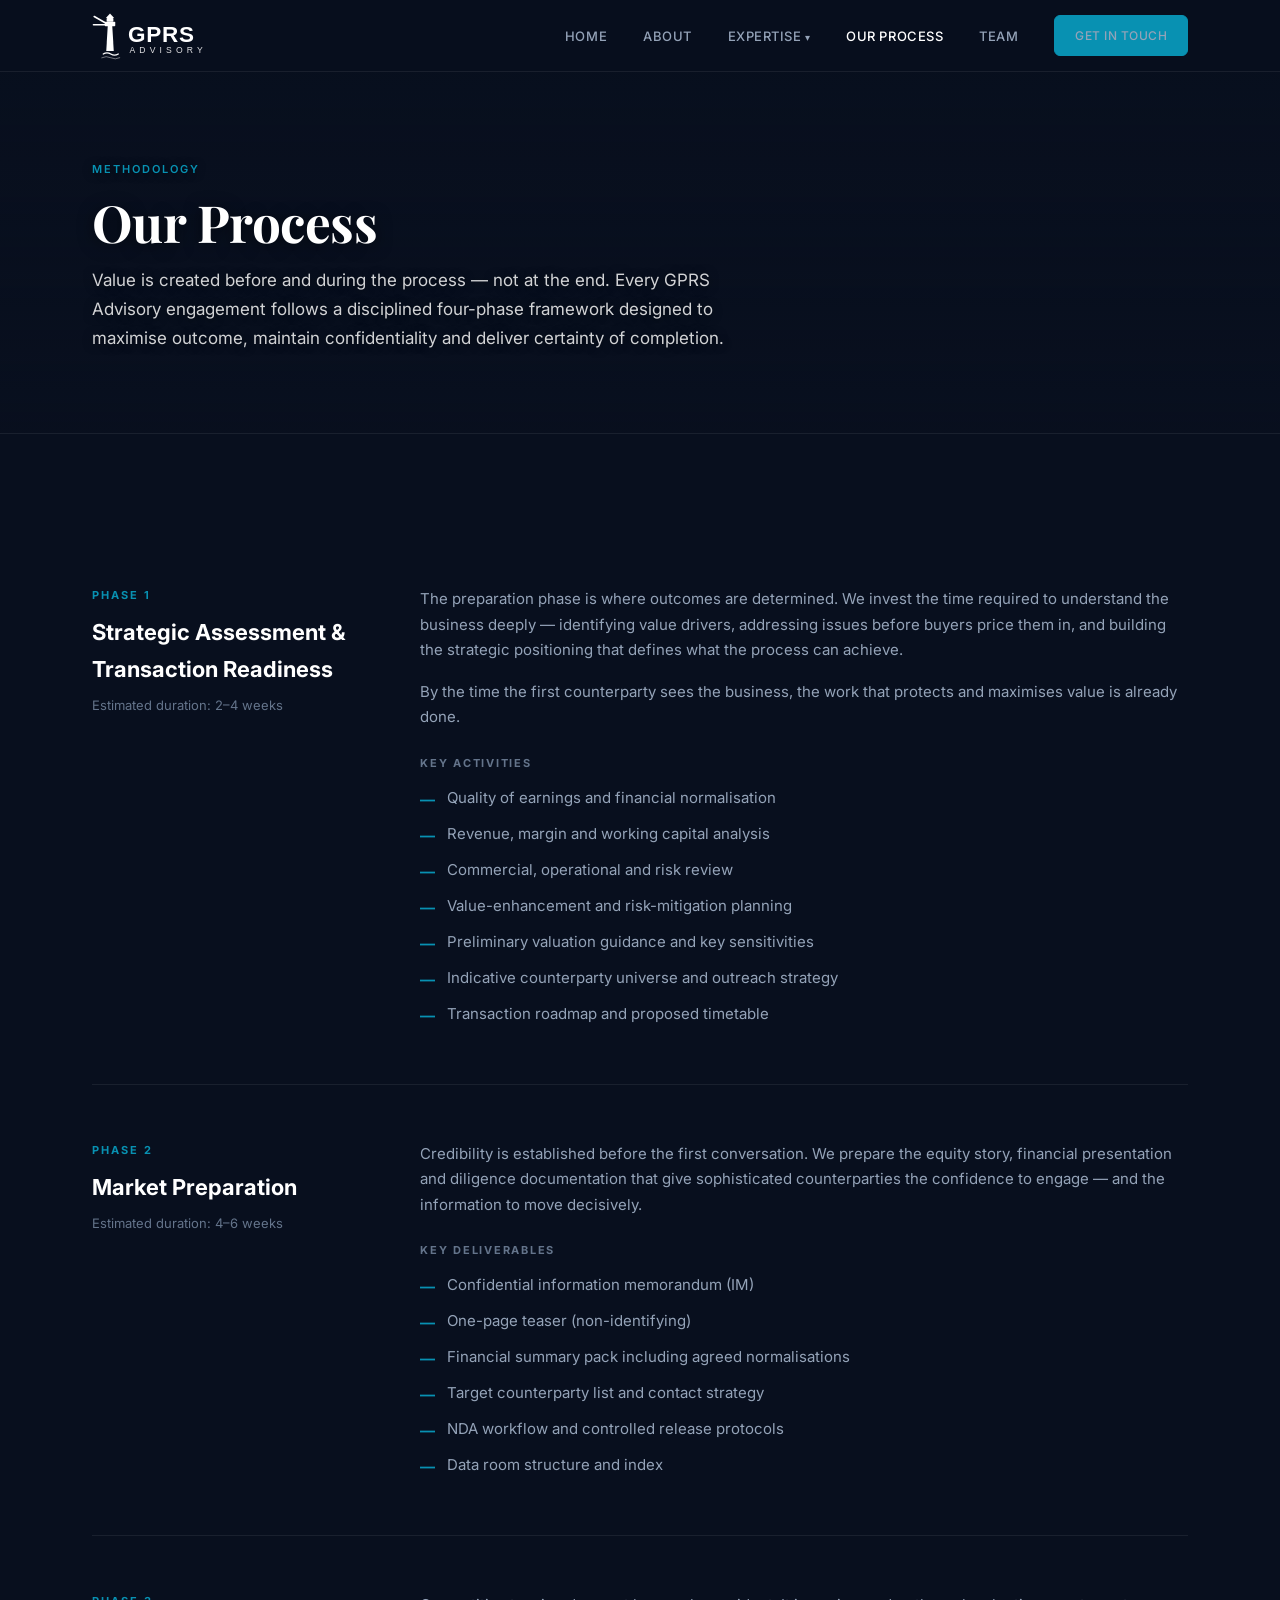
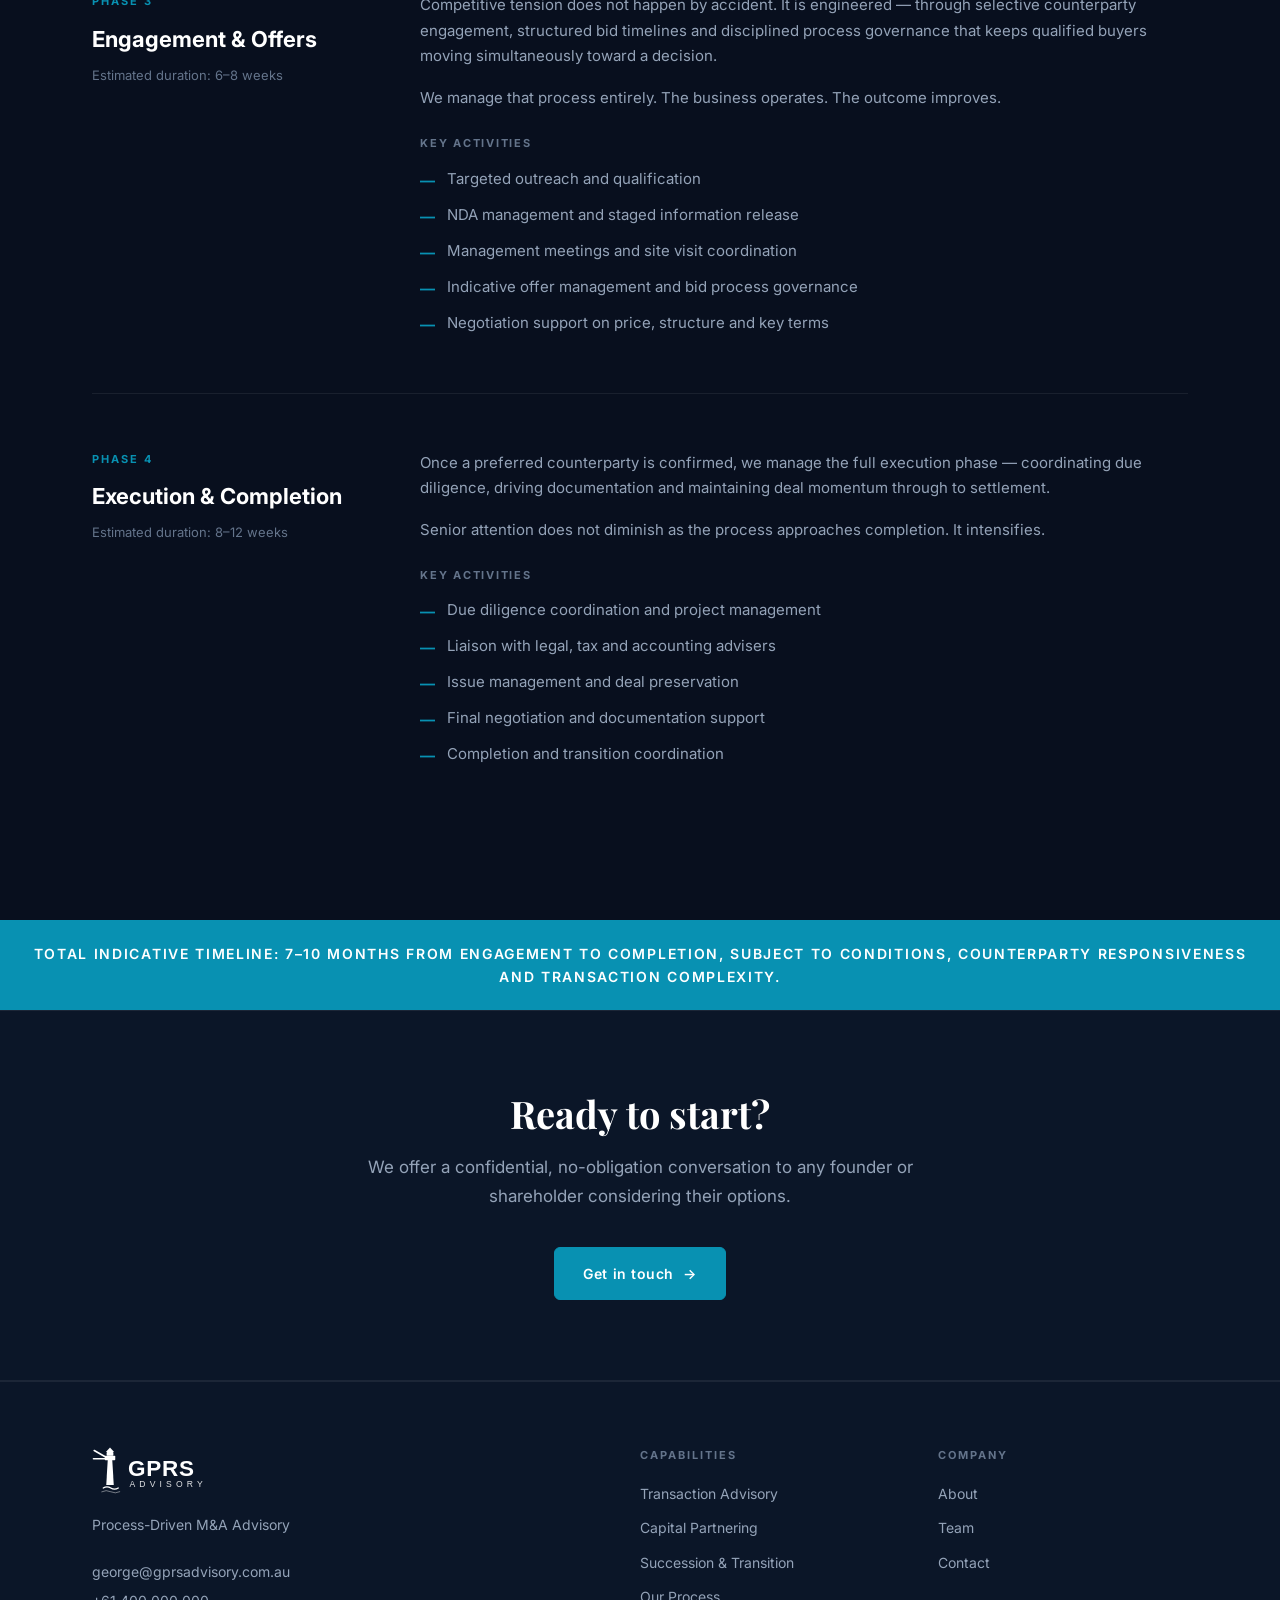
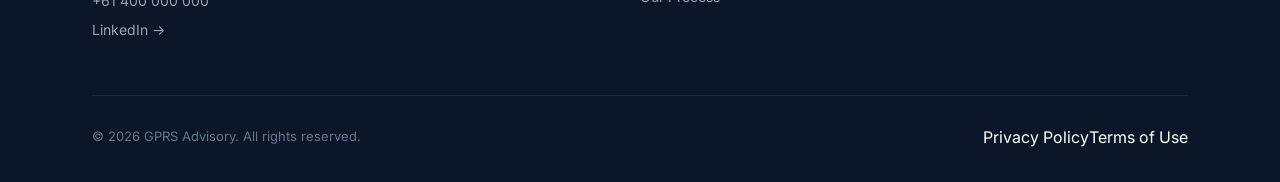
<file: our-process.html>
<!DOCTYPE html>
<html lang="en">
<head>
  <meta charset="UTF-8">
  <meta name="viewport" content="width=device-width, initial-scale=1.0">
  <title>Our Process — GPRS Advisory</title>
  <link rel="stylesheet" href="style.css">
  <link rel="preconnect" href="https://fonts.googleapis.com">
  <link rel="preconnect" href="https://fonts.gstatic.com" crossorigin>
  <link href="https://fonts.googleapis.com/css2?family=Playfair+Display:wght@700;900&family=Inter:wght@400;500;600;700&display=swap" rel="stylesheet">
</head>
<body>

<nav class="nav" id="nav">
  <div class="nav__inner">
    <a href="index.html" class="nav__logo-link"><svg xmlns="http://www.w3.org/2000/svg" viewBox="0 0 260 64" width="195" height="48" role="img" aria-label="GPRS Advisory">
  <!-- Lighthouse base/body (tapers slightly toward top) -->
  <polygon points="19,52 21,18 27,18 29,52" fill="white"/>
  <!-- Lighthouse gallery/cap -->
  <rect x="17" y="13" width="14" height="6" rx="1" fill="white"/>
  <!-- Lantern room (small box on top) -->
  <rect x="19.5" y="8" width="9" height="5" rx="1" fill="white"/>
  <!-- Roof spire -->
  <polygon points="24,2 18.5,8 29.5,8" fill="white"/>
  <!-- Light beam 1 (upper) -->
  <line x1="17" y1="14" x2="3" y2="6"  stroke="white" stroke-width="2.2" stroke-linecap="round"/>
  <!-- Light beam 2 (middle) -->
  <line x1="17" y1="17" x2="2" y2="17" stroke="white" stroke-width="2.2" stroke-linecap="round"/>
  <!-- Wave 1 -->
  <path d="M15,56 Q20,53 25,56 Q30,59 35,56" stroke="white" stroke-width="1.8" fill="none" stroke-linecap="round"/>
  <!-- Wave 2 (fainter) -->
  <path d="M13,61 Q19,58 25,61 Q31,64 37,61" stroke="rgba(255,255,255,0.45)" stroke-width="1.3" fill="none" stroke-linecap="round"/>
  <!-- GPRS — heavy black sans-serif matching the logo -->
  <text x="48" y="40"
        font-family="'Arial Black','Impact','Franklin Gothic Heavy',sans-serif"
        font-weight="900"
        font-size="30"
        fill="white"
        letter-spacing="1">GPRS</text>
  <!-- ADVISORY — light tracked uppercase -->
  <text x="50" y="55"
        font-family="'Arial','Helvetica Neue',sans-serif"
        font-weight="400"
        font-size="11.5"
        fill="rgba(255,255,255,0.88)"
        letter-spacing="5.5">ADVISORY</text>
</svg></a>
    <ul class="nav__links" id="navLinks">
      <li><a href="index.html">Home</a></li>
      <li><a href="about.html">About</a></li>
      <li class="nav__dropdown">
        <a href="expertise.html">Expertise</a>
        <ul class="nav__dropdown-menu">
          <li><a href="transaction-advisory.html">Transaction Advisory</a></li>
          <li><a href="capital-partnering.html">Capital Partnering</a></li>
          <li><a href="succession-planning.html">Succession &amp; Transition Planning</a></li>
        </ul>
      </li>
      <li><a href="our-process.html" class="active">Our Process</a></li>
      <li><a href="team.html">Team</a></li>
      <li><a href="contact.html" class="btn btn--primary" style="padding:10px 20px;font-size:12px;">Get in Touch</a></li>
    </ul>
    <div class="nav__toggle" onclick="document.getElementById('navLinks').classList.toggle('open')">
      <span></span><span></span><span></span>
    </div>
  </div>
</nav>


<main>
  <div class="page-header page-header--photo" style="background-image:url('https://images.unsplash.com/photo-1477959858617-67f85cf4f1df?auto=format&fit=crop&w=1920&q=85')">
    <div class="container">
      <div class="page-header__label">Methodology</div>
      <h1 class="page-header__title">Our Process</h1>
      <p class="page-header__sub">Value is created before and during the process — not at the end. Every GPRS Advisory engagement follows a disciplined four-phase framework designed to maximise outcome, maintain confidentiality and deliver certainty of completion.</p>
    </div>
  </div>

  <section class="section">
    <div class="container">

      <div class="process-step">
        <div class="process-step__meta">
          <div class="process-step__phase">Phase 1</div>
          <div class="process-step__title">Strategic Assessment &amp; Transaction Readiness</div>
          <div class="process-step__duration">Estimated duration: 2–4 weeks</div>
        </div>
        <div>
          <p class="process-step__body">The preparation phase is where outcomes are determined. We invest the time required to understand the business deeply — identifying value drivers, addressing issues before buyers price them in, and building the strategic positioning that defines what the process can achieve.</p>
          <p class="process-step__body" style="margin-top:16px;">By the time the first counterparty sees the business, the work that protects and maximises value is already done.</p>
          <div class="process-step__activities">
            <h4>Key Activities</h4>
            <ul class="check-list">
              <li>Quality of earnings and financial normalisation</li>
              <li>Revenue, margin and working capital analysis</li>
              <li>Commercial, operational and risk review</li>
              <li>Value-enhancement and risk-mitigation planning</li>
              <li>Preliminary valuation guidance and key sensitivities</li>
              <li>Indicative counterparty universe and outreach strategy</li>
              <li>Transaction roadmap and proposed timetable</li>
            </ul>
          </div>
        </div>
      </div>

      <div class="process-step">
        <div class="process-step__meta">
          <div class="process-step__phase">Phase 2</div>
          <div class="process-step__title">Market Preparation</div>
          <div class="process-step__duration">Estimated duration: 4–6 weeks</div>
        </div>
        <div>
          <p class="process-step__body">Credibility is established before the first conversation. We prepare the equity story, financial presentation and diligence documentation that give sophisticated counterparties the confidence to engage — and the information to move decisively.</p>
          <div class="process-step__activities">
            <h4>Key Deliverables</h4>
            <ul class="check-list">
              <li>Confidential information memorandum (IM)</li>
              <li>One-page teaser (non-identifying)</li>
              <li>Financial summary pack including agreed normalisations</li>
              <li>Target counterparty list and contact strategy</li>
              <li>NDA workflow and controlled release protocols</li>
              <li>Data room structure and index</li>
            </ul>
          </div>
        </div>
      </div>

      <div class="process-step">
        <div class="process-step__meta">
          <div class="process-step__phase">Phase 3</div>
          <div class="process-step__title">Engagement &amp; Offers</div>
          <div class="process-step__duration">Estimated duration: 6–8 weeks</div>
        </div>
        <div>
          <p class="process-step__body">Competitive tension does not happen by accident. It is engineered — through selective counterparty engagement, structured bid timelines and disciplined process governance that keeps qualified buyers moving simultaneously toward a decision.</p>
          <p class="process-step__body" style="margin-top:16px;">We manage that process entirely. The business operates. The outcome improves.</p>
          <div class="process-step__activities">
            <h4>Key Activities</h4>
            <ul class="check-list">
              <li>Targeted outreach and qualification</li>
              <li>NDA management and staged information release</li>
              <li>Management meetings and site visit coordination</li>
              <li>Indicative offer management and bid process governance</li>
              <li>Negotiation support on price, structure and key terms</li>
            </ul>
          </div>
        </div>
      </div>

      <div class="process-step">
        <div class="process-step__meta">
          <div class="process-step__phase">Phase 4</div>
          <div class="process-step__title">Execution &amp; Completion</div>
          <div class="process-step__duration">Estimated duration: 8–12 weeks</div>
        </div>
        <div>
          <p class="process-step__body">Once a preferred counterparty is confirmed, we manage the full execution phase — coordinating due diligence, driving documentation and maintaining deal momentum through to settlement.</p>
          <p class="process-step__body" style="margin-top:16px;">Senior attention does not diminish as the process approaches completion. It intensifies.</p>
          <div class="process-step__activities">
            <h4>Key Activities</h4>
            <ul class="check-list">
              <li>Due diligence coordination and project management</li>
              <li>Liaison with legal, tax and accounting advisers</li>
              <li>Issue management and deal preservation</li>
              <li>Final negotiation and documentation support</li>
              <li>Completion and transition coordination</li>
            </ul>
          </div>
        </div>
      </div>

    </div>
  </section>

  <div class="tagline-band">
    <p>Total indicative timeline: 7–10 months from engagement to completion, subject to conditions, counterparty responsiveness and transaction complexity.</p>
  </div>

  <div class="cta-band">
    <div class="container">
      <h2 class="cta-band__title">Ready to start?</h2>
      <p class="cta-band__body">We offer a confidential, no-obligation conversation to any founder or shareholder considering their options.</p>
      <a href="contact.html" class="btn btn--primary">Get in touch &nbsp;→</a>
    </div>
  </div>
</main>


<footer class="footer">
  <div class="container">
    <div class="footer__grid">
      <div>
        <div class="footer__logo"><svg xmlns="http://www.w3.org/2000/svg" viewBox="0 0 260 64" width="195" height="48" role="img" aria-label="GPRS Advisory">
  <!-- Lighthouse base/body (tapers slightly toward top) -->
  <polygon points="19,52 21,18 27,18 29,52" fill="white"/>
  <!-- Lighthouse gallery/cap -->
  <rect x="17" y="13" width="14" height="6" rx="1" fill="white"/>
  <!-- Lantern room (small box on top) -->
  <rect x="19.5" y="8" width="9" height="5" rx="1" fill="white"/>
  <!-- Roof spire -->
  <polygon points="24,2 18.5,8 29.5,8" fill="white"/>
  <!-- Light beam 1 (upper) -->
  <line x1="17" y1="14" x2="3" y2="6"  stroke="white" stroke-width="2.2" stroke-linecap="round"/>
  <!-- Light beam 2 (middle) -->
  <line x1="17" y1="17" x2="2" y2="17" stroke="white" stroke-width="2.2" stroke-linecap="round"/>
  <!-- Wave 1 -->
  <path d="M15,56 Q20,53 25,56 Q30,59 35,56" stroke="white" stroke-width="1.8" fill="none" stroke-linecap="round"/>
  <!-- Wave 2 (fainter) -->
  <path d="M13,61 Q19,58 25,61 Q31,64 37,61" stroke="rgba(255,255,255,0.45)" stroke-width="1.3" fill="none" stroke-linecap="round"/>
  <!-- GPRS — heavy black sans-serif matching the logo -->
  <text x="48" y="40"
        font-family="'Arial Black','Impact','Franklin Gothic Heavy',sans-serif"
        font-weight="900"
        font-size="30"
        fill="white"
        letter-spacing="1">GPRS</text>
  <!-- ADVISORY — light tracked uppercase -->
  <text x="50" y="55"
        font-family="'Arial','Helvetica Neue',sans-serif"
        font-weight="400"
        font-size="11.5"
        fill="rgba(255,255,255,0.88)"
        letter-spacing="5.5">ADVISORY</text>
</svg></div>
        <div class="footer__tagline">Process-Driven M&A Advisory</div>
        <div class="footer__contact">
          <a href="mailto:<!-- EDIT:email -->george@gprsadvisory.com.au<!-- /EDIT -->"><!-- EDIT:email -->george@gprsadvisory.com.au<!-- /EDIT --></a>
          <a href="tel:<!-- EDIT:phone -->+61400000000<!-- /EDIT -->"><!-- EDIT:phone -->+61 400 000 000<!-- /EDIT --></a>
          <a href="<!-- EDIT:linkedin-url -->https://linkedin.com/in/george-surname<!-- /EDIT -->" target="_blank">LinkedIn →</a>
        </div>
      </div>
      <div>
        <div class="footer__heading">Capabilities</div>
        <ul class="footer__links">
          <li><a href="transaction-advisory.html">Transaction Advisory</a></li>
          <li><a href="capital-partnering.html">Capital Partnering</a></li>
          <li><a href="succession-planning.html">Succession &amp; Transition</a></li>
          <li><a href="our-process.html">Our Process</a></li>
        </ul>
      </div>
      <div>
        <div class="footer__heading">Company</div>
        <ul class="footer__links">
          <li><a href="about.html">About</a></li>
          <li><a href="team.html">Team</a></li>
          <li><a href="contact.html">Contact</a></li>
        </ul>
      </div>
    </div>
    <div class="footer__base">
      <div class="footer__copy">© 2026 GPRS Advisory. All rights reserved.</div>
      <div class="footer__legal">
        <a href="#">Privacy Policy</a>
        <a href="#">Terms of Use</a>
      </div>
    </div>
  </div>
</footer>

</body>
</html>
</file>
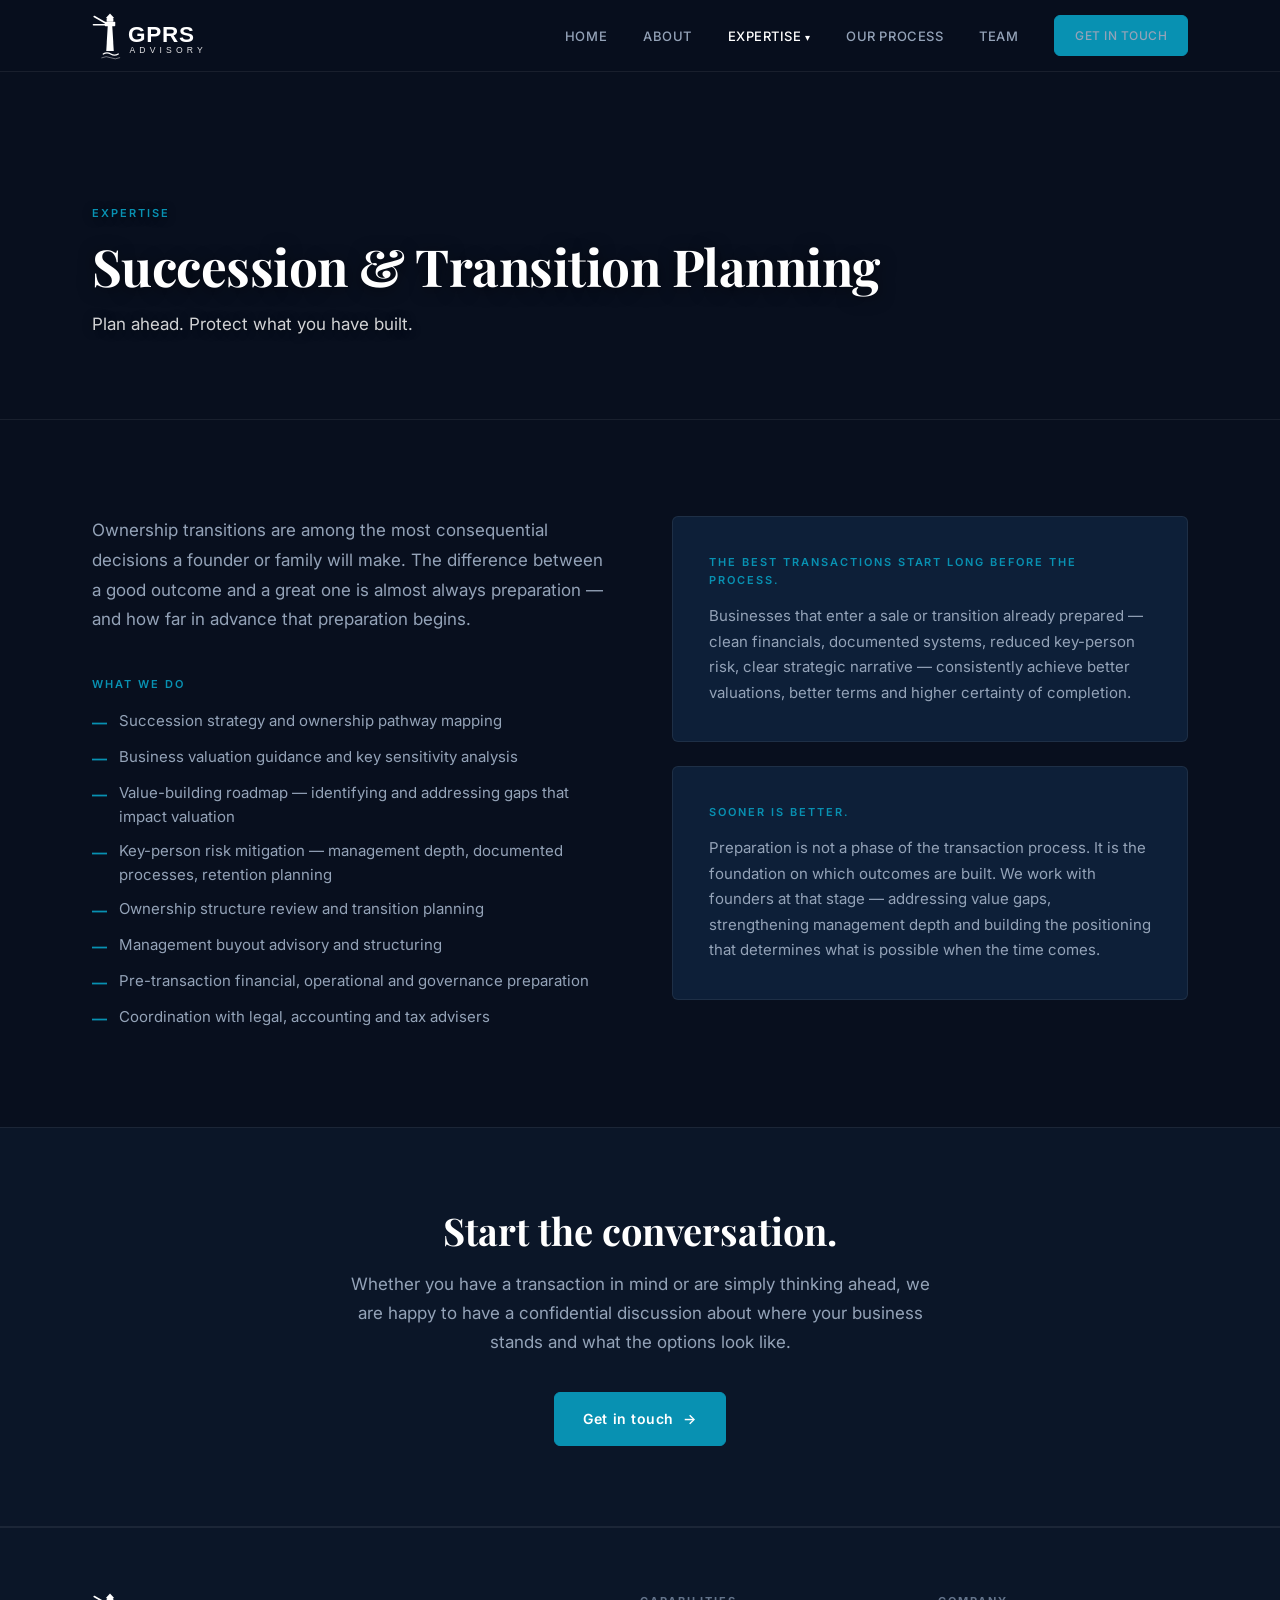
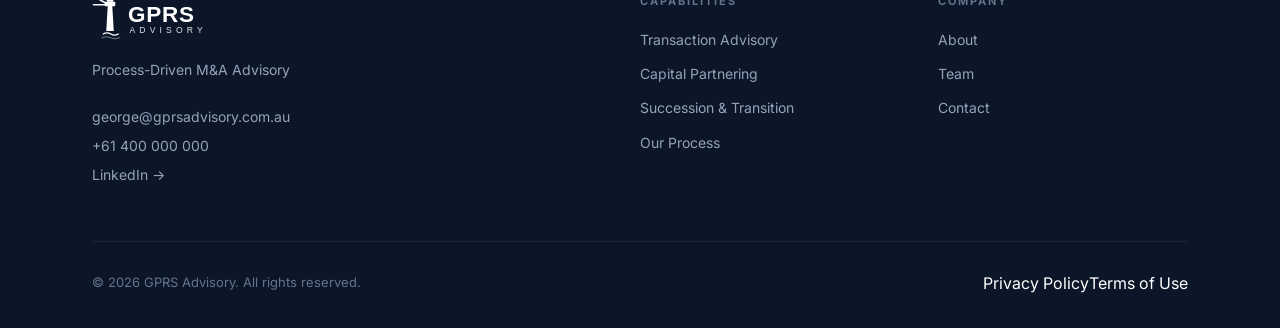
<file: succession-planning.html>
<!DOCTYPE html>
<html lang="en">
<head>
  <meta charset="UTF-8">
  <meta name="viewport" content="width=device-width, initial-scale=1.0">
  <title>Succession & Transition Planning — GPRS Advisory</title>
  <link rel="stylesheet" href="style.css">
  <link rel="preconnect" href="https://fonts.googleapis.com">
  <link rel="preconnect" href="https://fonts.gstatic.com" crossorigin>
  <link href="https://fonts.googleapis.com/css2?family=Playfair+Display:wght@700;900&family=Inter:wght@400;500;600;700&display=swap" rel="stylesheet">
</head>
<body>

<nav class="nav" id="nav">
  <div class="nav__inner">
    <a href="index.html" class="nav__logo-link"><svg xmlns="http://www.w3.org/2000/svg" viewBox="0 0 260 64" width="195" height="48" role="img" aria-label="GPRS Advisory">
  <!-- Lighthouse base/body (tapers slightly toward top) -->
  <polygon points="19,52 21,18 27,18 29,52" fill="white"/>
  <!-- Lighthouse gallery/cap -->
  <rect x="17" y="13" width="14" height="6" rx="1" fill="white"/>
  <!-- Lantern room (small box on top) -->
  <rect x="19.5" y="8" width="9" height="5" rx="1" fill="white"/>
  <!-- Roof spire -->
  <polygon points="24,2 18.5,8 29.5,8" fill="white"/>
  <!-- Light beam 1 (upper) -->
  <line x1="17" y1="14" x2="3" y2="6"  stroke="white" stroke-width="2.2" stroke-linecap="round"/>
  <!-- Light beam 2 (middle) -->
  <line x1="17" y1="17" x2="2" y2="17" stroke="white" stroke-width="2.2" stroke-linecap="round"/>
  <!-- Wave 1 -->
  <path d="M15,56 Q20,53 25,56 Q30,59 35,56" stroke="white" stroke-width="1.8" fill="none" stroke-linecap="round"/>
  <!-- Wave 2 (fainter) -->
  <path d="M13,61 Q19,58 25,61 Q31,64 37,61" stroke="rgba(255,255,255,0.45)" stroke-width="1.3" fill="none" stroke-linecap="round"/>
  <!-- GPRS — heavy black sans-serif matching the logo -->
  <text x="48" y="40"
        font-family="'Arial Black','Impact','Franklin Gothic Heavy',sans-serif"
        font-weight="900"
        font-size="30"
        fill="white"
        letter-spacing="1">GPRS</text>
  <!-- ADVISORY — light tracked uppercase -->
  <text x="50" y="55"
        font-family="'Arial','Helvetica Neue',sans-serif"
        font-weight="400"
        font-size="11.5"
        fill="rgba(255,255,255,0.88)"
        letter-spacing="5.5">ADVISORY</text>
</svg></a>
    <ul class="nav__links" id="navLinks">
      <li><a href="index.html">Home</a></li>
      <li><a href="about.html">About</a></li>
      <li class="nav__dropdown">
        <a href="expertise.html" class="active">Expertise</a>
        <ul class="nav__dropdown-menu">
          <li><a href="transaction-advisory.html">Transaction Advisory</a></li>
          <li><a href="capital-partnering.html">Capital Partnering</a></li>
          <li><a href="succession-planning.html">Succession &amp; Transition Planning</a></li>
        </ul>
      </li>
      <li><a href="our-process.html">Our Process</a></li>
      <li><a href="team.html">Team</a></li>
      <li><a href="contact.html" class="btn btn--primary" style="padding:10px 20px;font-size:12px;">Get in Touch</a></li>
    </ul>
    <div class="nav__toggle" onclick="document.getElementById('navLinks').classList.toggle('open')">
      <span></span><span></span><span></span>
    </div>
  </div>
</nav>


<main>
  <div class="page-header page-header--photo" style="background-image:url('https://images.unsplash.com/photo-1454165804606-c3d57bc86b40?auto=format&fit=crop&w=1920&q=85')">
    <div class="container">
      <div class="page-header__label">Expertise</div>
      <h1 class="page-header__title">Succession &amp; Transition Planning</h1>
      <p class="page-header__sub">Plan ahead. Protect what you have built.</p>
    </div>
  </div>

  <section class="section">
    <div class="container">
      <div class="two-col">
        <div>
          <p style="font-size:17px;line-height:1.75;color:var(--text-secondary);margin-bottom:24px;">Ownership transitions are among the most consequential decisions a founder or family will make. The difference between a good outcome and a great one is almost always preparation — and how far in advance that preparation begins.</p>
          <div class="section-label" style="margin-top:40px;margin-bottom:16px;">What We Do</div>
          <ul class="check-list">
            <li>Succession strategy and ownership pathway mapping</li>
            <li>Business valuation guidance and key sensitivity analysis</li>
            <li>Value-building roadmap — identifying and addressing gaps that impact valuation</li>
            <li>Key-person risk mitigation — management depth, documented processes, retention planning</li>
            <li>Ownership structure review and transition planning</li>
            <li>Management buyout advisory and structuring</li>
            <li>Pre-transaction financial, operational and governance preparation</li>
            <li>Coordination with legal, accounting and tax advisers</li>
          </ul>
        </div>
        <div>
          <div style="padding:36px;background:var(--bg-card);border:1px solid var(--border);border-radius:6px;margin-bottom:24px;">
            <div class="section-label" style="margin-bottom:14px;">The best transactions start long before the process.</div>
            <p style="font-size:15px;color:var(--text-secondary);line-height:1.7;">Businesses that enter a sale or transition already prepared — clean financials, documented systems, reduced key-person risk, clear strategic narrative — consistently achieve better valuations, better terms and higher certainty of completion.</p>
          </div>
          <div style="padding:36px;background:var(--bg-card);border:1px solid var(--border);border-radius:6px;">
            <div class="section-label" style="margin-bottom:14px;">Sooner is better.</div>
            <p style="font-size:15px;color:var(--text-secondary);line-height:1.7;">Preparation is not a phase of the transaction process. It is the foundation on which outcomes are built. We work with founders at that stage — addressing value gaps, strengthening management depth and building the positioning that determines what is possible when the time comes.</p>
          </div>
        </div>
      </div>
    </div>
  </section>

  <div class="cta-band">
    <div class="container">
      <h2 class="cta-band__title">Start the conversation.</h2>
      <p class="cta-band__body">Whether you have a transaction in mind or are simply thinking ahead, we are happy to have a confidential discussion about where your business stands and what the options look like.</p>
      <a href="contact.html" class="btn btn--primary">Get in touch &nbsp;→</a>
    </div>
  </div>
</main>


<footer class="footer">
  <div class="container">
    <div class="footer__grid">
      <div>
        <div class="footer__logo"><svg xmlns="http://www.w3.org/2000/svg" viewBox="0 0 260 64" width="195" height="48" role="img" aria-label="GPRS Advisory">
  <!-- Lighthouse base/body (tapers slightly toward top) -->
  <polygon points="19,52 21,18 27,18 29,52" fill="white"/>
  <!-- Lighthouse gallery/cap -->
  <rect x="17" y="13" width="14" height="6" rx="1" fill="white"/>
  <!-- Lantern room (small box on top) -->
  <rect x="19.5" y="8" width="9" height="5" rx="1" fill="white"/>
  <!-- Roof spire -->
  <polygon points="24,2 18.5,8 29.5,8" fill="white"/>
  <!-- Light beam 1 (upper) -->
  <line x1="17" y1="14" x2="3" y2="6"  stroke="white" stroke-width="2.2" stroke-linecap="round"/>
  <!-- Light beam 2 (middle) -->
  <line x1="17" y1="17" x2="2" y2="17" stroke="white" stroke-width="2.2" stroke-linecap="round"/>
  <!-- Wave 1 -->
  <path d="M15,56 Q20,53 25,56 Q30,59 35,56" stroke="white" stroke-width="1.8" fill="none" stroke-linecap="round"/>
  <!-- Wave 2 (fainter) -->
  <path d="M13,61 Q19,58 25,61 Q31,64 37,61" stroke="rgba(255,255,255,0.45)" stroke-width="1.3" fill="none" stroke-linecap="round"/>
  <!-- GPRS — heavy black sans-serif matching the logo -->
  <text x="48" y="40"
        font-family="'Arial Black','Impact','Franklin Gothic Heavy',sans-serif"
        font-weight="900"
        font-size="30"
        fill="white"
        letter-spacing="1">GPRS</text>
  <!-- ADVISORY — light tracked uppercase -->
  <text x="50" y="55"
        font-family="'Arial','Helvetica Neue',sans-serif"
        font-weight="400"
        font-size="11.5"
        fill="rgba(255,255,255,0.88)"
        letter-spacing="5.5">ADVISORY</text>
</svg></div>
        <div class="footer__tagline">Process-Driven M&A Advisory</div>
        <div class="footer__contact">
          <a href="mailto:<!-- EDIT:email -->george@gprsadvisory.com.au<!-- /EDIT -->"><!-- EDIT:email -->george@gprsadvisory.com.au<!-- /EDIT --></a>
          <a href="tel:<!-- EDIT:phone -->+61400000000<!-- /EDIT -->"><!-- EDIT:phone -->+61 400 000 000<!-- /EDIT --></a>
          <a href="<!-- EDIT:linkedin-url -->https://linkedin.com/in/george-surname<!-- /EDIT -->" target="_blank">LinkedIn →</a>
        </div>
      </div>
      <div>
        <div class="footer__heading">Capabilities</div>
        <ul class="footer__links">
          <li><a href="transaction-advisory.html">Transaction Advisory</a></li>
          <li><a href="capital-partnering.html">Capital Partnering</a></li>
          <li><a href="succession-planning.html">Succession &amp; Transition</a></li>
          <li><a href="our-process.html">Our Process</a></li>
        </ul>
      </div>
      <div>
        <div class="footer__heading">Company</div>
        <ul class="footer__links">
          <li><a href="about.html">About</a></li>
          <li><a href="team.html">Team</a></li>
          <li><a href="contact.html">Contact</a></li>
        </ul>
      </div>
    </div>
    <div class="footer__base">
      <div class="footer__copy">© 2026 GPRS Advisory. All rights reserved.</div>
      <div class="footer__legal">
        <a href="#">Privacy Policy</a>
        <a href="#">Terms of Use</a>
      </div>
    </div>
  </div>
</footer>

</body>
</html>
</file>
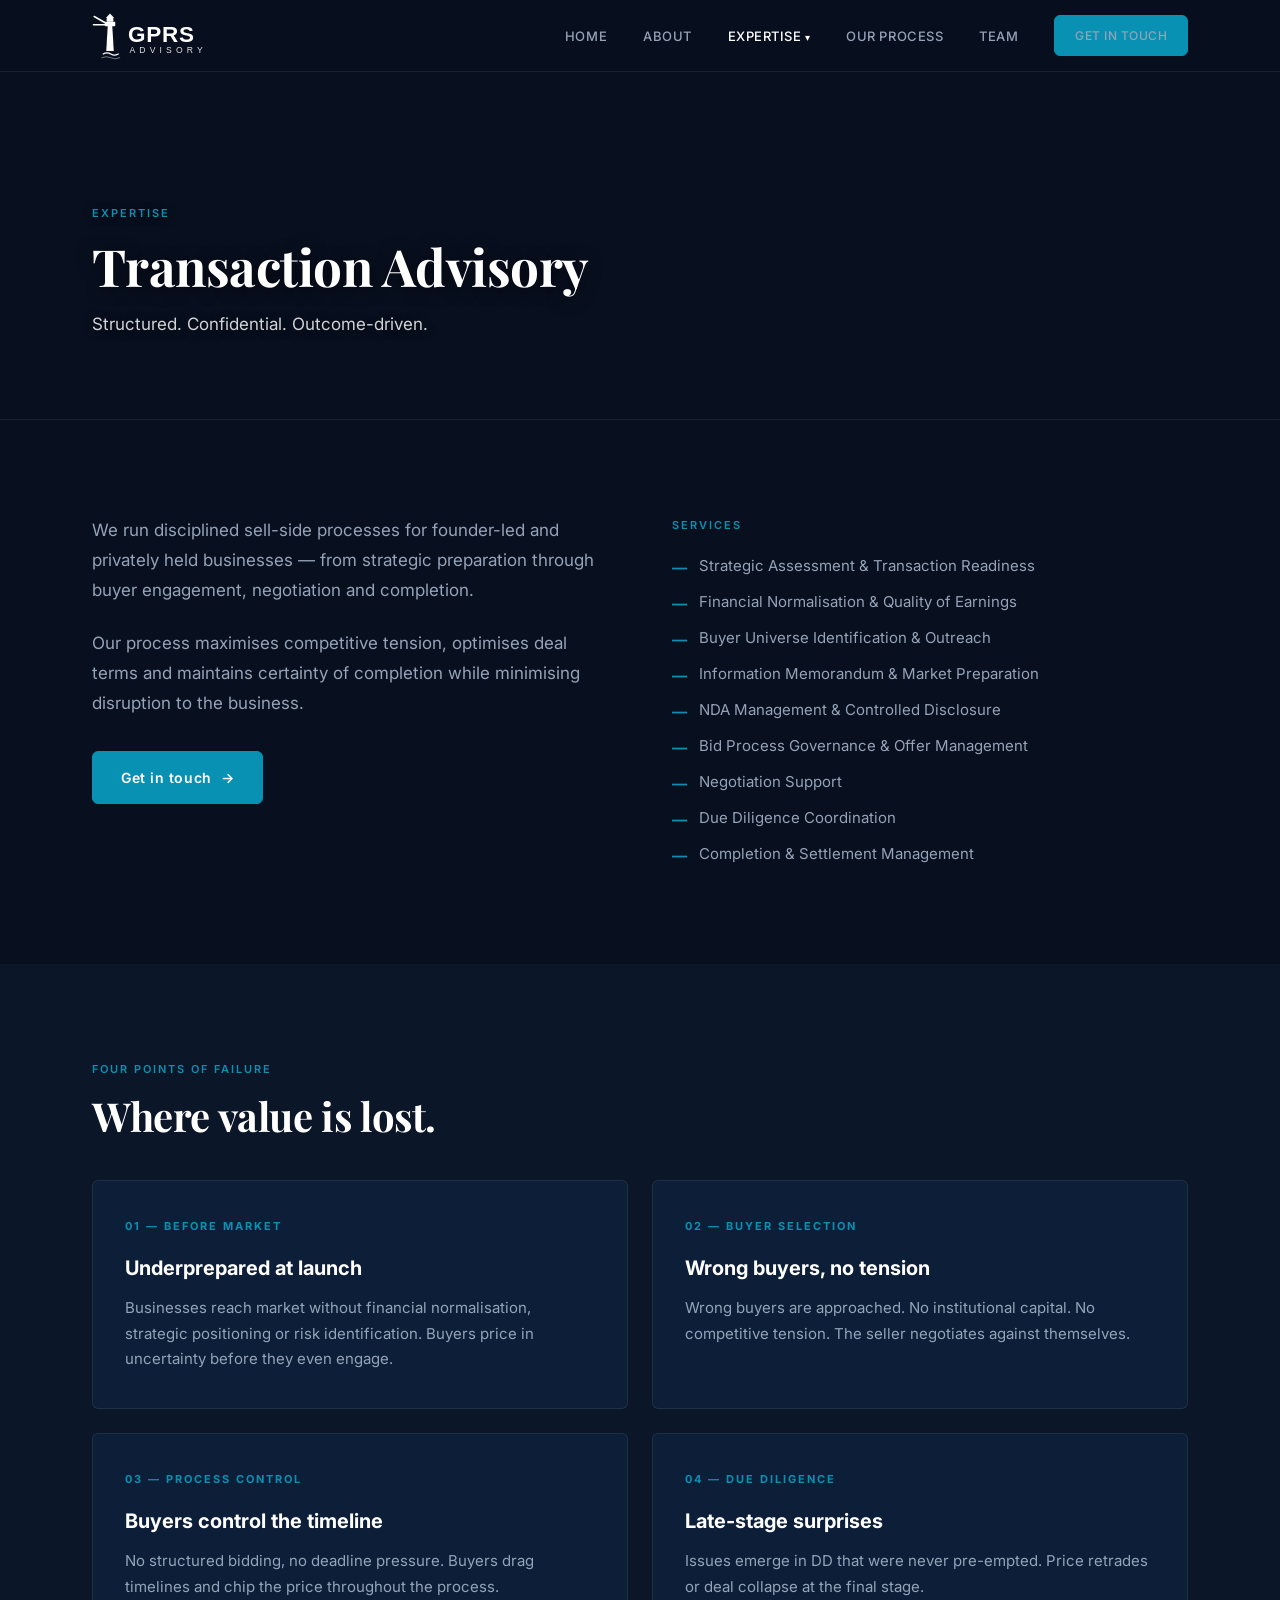
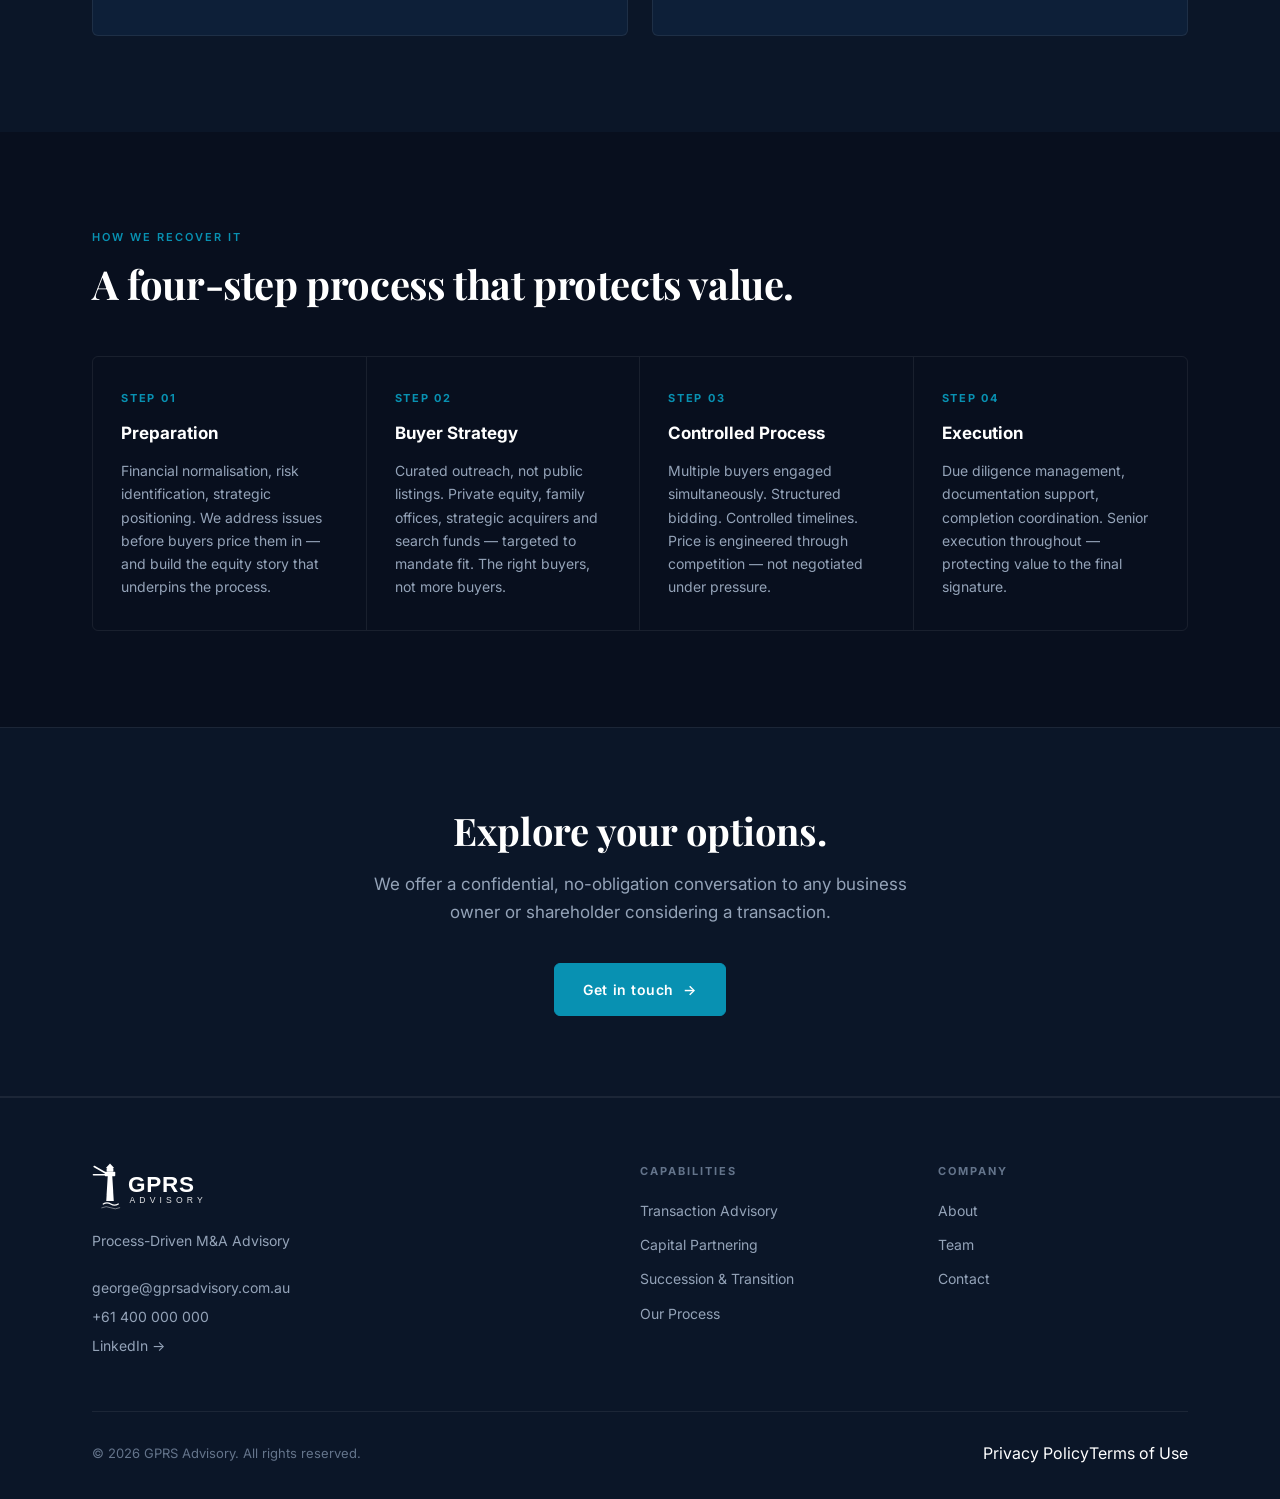
<file: transaction-advisory.html>
<!DOCTYPE html>
<html lang="en">
<head>
  <meta charset="UTF-8">
  <meta name="viewport" content="width=device-width, initial-scale=1.0">
  <title>Transaction Advisory — GPRS Advisory</title>
  <link rel="stylesheet" href="style.css">
  <link rel="preconnect" href="https://fonts.googleapis.com">
  <link rel="preconnect" href="https://fonts.gstatic.com" crossorigin>
  <link href="https://fonts.googleapis.com/css2?family=Playfair+Display:wght@700;900&family=Inter:wght@400;500;600;700&display=swap" rel="stylesheet">
</head>
<body>

<nav class="nav" id="nav">
  <div class="nav__inner">
    <a href="index.html" class="nav__logo-link"><svg xmlns="http://www.w3.org/2000/svg" viewBox="0 0 260 64" width="195" height="48" role="img" aria-label="GPRS Advisory">
  <!-- Lighthouse base/body (tapers slightly toward top) -->
  <polygon points="19,52 21,18 27,18 29,52" fill="white"/>
  <!-- Lighthouse gallery/cap -->
  <rect x="17" y="13" width="14" height="6" rx="1" fill="white"/>
  <!-- Lantern room (small box on top) -->
  <rect x="19.5" y="8" width="9" height="5" rx="1" fill="white"/>
  <!-- Roof spire -->
  <polygon points="24,2 18.5,8 29.5,8" fill="white"/>
  <!-- Light beam 1 (upper) -->
  <line x1="17" y1="14" x2="3" y2="6"  stroke="white" stroke-width="2.2" stroke-linecap="round"/>
  <!-- Light beam 2 (middle) -->
  <line x1="17" y1="17" x2="2" y2="17" stroke="white" stroke-width="2.2" stroke-linecap="round"/>
  <!-- Wave 1 -->
  <path d="M15,56 Q20,53 25,56 Q30,59 35,56" stroke="white" stroke-width="1.8" fill="none" stroke-linecap="round"/>
  <!-- Wave 2 (fainter) -->
  <path d="M13,61 Q19,58 25,61 Q31,64 37,61" stroke="rgba(255,255,255,0.45)" stroke-width="1.3" fill="none" stroke-linecap="round"/>
  <!-- GPRS — heavy black sans-serif matching the logo -->
  <text x="48" y="40"
        font-family="'Arial Black','Impact','Franklin Gothic Heavy',sans-serif"
        font-weight="900"
        font-size="30"
        fill="white"
        letter-spacing="1">GPRS</text>
  <!-- ADVISORY — light tracked uppercase -->
  <text x="50" y="55"
        font-family="'Arial','Helvetica Neue',sans-serif"
        font-weight="400"
        font-size="11.5"
        fill="rgba(255,255,255,0.88)"
        letter-spacing="5.5">ADVISORY</text>
</svg></a>
    <ul class="nav__links" id="navLinks">
      <li><a href="index.html">Home</a></li>
      <li><a href="about.html">About</a></li>
      <li class="nav__dropdown">
        <a href="expertise.html" class="active">Expertise</a>
        <ul class="nav__dropdown-menu">
          <li><a href="transaction-advisory.html">Transaction Advisory</a></li>
          <li><a href="capital-partnering.html">Capital Partnering</a></li>
          <li><a href="succession-planning.html">Succession &amp; Transition Planning</a></li>
        </ul>
      </li>
      <li><a href="our-process.html">Our Process</a></li>
      <li><a href="team.html">Team</a></li>
      <li><a href="contact.html" class="btn btn--primary" style="padding:10px 20px;font-size:12px;">Get in Touch</a></li>
    </ul>
    <div class="nav__toggle" onclick="document.getElementById('navLinks').classList.toggle('open')">
      <span></span><span></span><span></span>
    </div>
  </div>
</nav>


<main>
  <div class="page-header page-header--photo" style="background-image:url('https://images.unsplash.com/photo-1450101499163-c8848c66ca85?auto=format&fit=crop&w=1920&q=85')">
    <div class="container">
      <div class="page-header__label">Expertise</div>
      <h1 class="page-header__title">Transaction Advisory</h1>
      <p class="page-header__sub">Structured. Confidential. Outcome-driven.</p>
    </div>
  </div>

  <section class="section">
    <div class="container">
      <div class="two-col">
        <div>
          <p style="font-size:17px;line-height:1.75;color:var(--text-secondary);margin-bottom:24px;">We run disciplined sell-side processes for founder-led and privately held businesses — from strategic preparation through buyer engagement, negotiation and completion.</p>
          <p style="font-size:17px;line-height:1.75;color:var(--text-secondary);margin-bottom:24px;">Our process maximises competitive tension, optimises deal terms and maintains certainty of completion while minimising disruption to the business.</p>
          <a href="contact.html" class="btn btn--primary" style="margin-top:8px;">Get in touch &nbsp;→</a>
        </div>
        <div>
          <div class="section-label" style="margin-bottom:20px;">Services</div>
          <ul class="check-list">
            <li>Strategic Assessment &amp; Transaction Readiness</li>
            <li>Financial Normalisation &amp; Quality of Earnings</li>
            <li>Buyer Universe Identification &amp; Outreach</li>
            <li>Information Memorandum &amp; Market Preparation</li>
            <li>NDA Management &amp; Controlled Disclosure</li>
            <li>Bid Process Governance &amp; Offer Management</li>
            <li>Negotiation Support</li>
            <li>Due Diligence Coordination</li>
            <li>Completion &amp; Settlement Management</li>
          </ul>
        </div>
      </div>
    </div>
  </section>

  <section class="section section--alt">
    <div class="container">
      <div class="section-label">Four Points of Failure</div>
      <h2 class="section-title">Where value is lost.</h2>
      <div class="card-grid card-grid--2" style="margin-top:40px;">
        <div class="card">
          <div class="card__number">01 — Before Market</div>
          <h3 class="card__title">Underprepared at launch</h3>
          <p class="card__body">Businesses reach market without financial normalisation, strategic positioning or risk identification. Buyers price in uncertainty before they even engage.</p>
        </div>
        <div class="card">
          <div class="card__number">02 — Buyer Selection</div>
          <h3 class="card__title">Wrong buyers, no tension</h3>
          <p class="card__body">Wrong buyers are approached. No institutional capital. No competitive tension. The seller negotiates against themselves.</p>
        </div>
        <div class="card">
          <div class="card__number">03 — Process Control</div>
          <h3 class="card__title">Buyers control the timeline</h3>
          <p class="card__body">No structured bidding, no deadline pressure. Buyers drag timelines and chip the price throughout the process.</p>
        </div>
        <div class="card">
          <div class="card__number">04 — Due Diligence</div>
          <h3 class="card__title">Late-stage surprises</h3>
          <p class="card__body">Issues emerge in DD that were never pre-empted. Price retrades or deal collapse at the final stage.</p>
        </div>
      </div>
    </div>
  </section>

  <section class="section">
    <div class="container">
      <div class="section-label">How We Recover It</div>
      <h2 class="section-title">A four-step process that protects value.</h2>
      <div style="margin-top:48px;">
        <div style="display:grid;grid-template-columns:repeat(4,1fr);gap:0;border:1px solid var(--border);border-radius:6px;overflow:hidden;">
          <div style="padding:32px 28px;border-right:1px solid var(--border);">
            <div style="font-size:11px;font-weight:700;letter-spacing:.16em;color:var(--accent);margin-bottom:12px;">STEP 01</div>
            <div style="font-size:17px;font-weight:700;margin-bottom:12px;">Preparation</div>
            <p style="font-size:14px;color:var(--text-secondary);line-height:1.65;">Financial normalisation, risk identification, strategic positioning. We address issues before buyers price them in — and build the equity story that underpins the process.</p>
          </div>
          <div style="padding:32px 28px;border-right:1px solid var(--border);">
            <div style="font-size:11px;font-weight:700;letter-spacing:.16em;color:var(--accent);margin-bottom:12px;">STEP 02</div>
            <div style="font-size:17px;font-weight:700;margin-bottom:12px;">Buyer Strategy</div>
            <p style="font-size:14px;color:var(--text-secondary);line-height:1.65;">Curated outreach, not public listings. Private equity, family offices, strategic acquirers and search funds — targeted to mandate fit. The right buyers, not more buyers.</p>
          </div>
          <div style="padding:32px 28px;border-right:1px solid var(--border);">
            <div style="font-size:11px;font-weight:700;letter-spacing:.16em;color:var(--accent);margin-bottom:12px;">STEP 03</div>
            <div style="font-size:17px;font-weight:700;margin-bottom:12px;">Controlled Process</div>
            <p style="font-size:14px;color:var(--text-secondary);line-height:1.65;">Multiple buyers engaged simultaneously. Structured bidding. Controlled timelines. Price is engineered through competition — not negotiated under pressure.</p>
          </div>
          <div style="padding:32px 28px;">
            <div style="font-size:11px;font-weight:700;letter-spacing:.16em;color:var(--accent);margin-bottom:12px;">STEP 04</div>
            <div style="font-size:17px;font-weight:700;margin-bottom:12px;">Execution</div>
            <p style="font-size:14px;color:var(--text-secondary);line-height:1.65;">Due diligence management, documentation support, completion coordination. Senior execution throughout — protecting value to the final signature.</p>
          </div>
        </div>
      </div>
    </div>
  </section>

  <div class="cta-band">
    <div class="container">
      <h2 class="cta-band__title">Explore your options.</h2>
      <p class="cta-band__body">We offer a confidential, no-obligation conversation to any business owner or shareholder considering a transaction.</p>
      <a href="contact.html" class="btn btn--primary">Get in touch &nbsp;→</a>
    </div>
  </div>
</main>


<footer class="footer">
  <div class="container">
    <div class="footer__grid">
      <div>
        <div class="footer__logo"><svg xmlns="http://www.w3.org/2000/svg" viewBox="0 0 260 64" width="195" height="48" role="img" aria-label="GPRS Advisory">
  <!-- Lighthouse base/body (tapers slightly toward top) -->
  <polygon points="19,52 21,18 27,18 29,52" fill="white"/>
  <!-- Lighthouse gallery/cap -->
  <rect x="17" y="13" width="14" height="6" rx="1" fill="white"/>
  <!-- Lantern room (small box on top) -->
  <rect x="19.5" y="8" width="9" height="5" rx="1" fill="white"/>
  <!-- Roof spire -->
  <polygon points="24,2 18.5,8 29.5,8" fill="white"/>
  <!-- Light beam 1 (upper) -->
  <line x1="17" y1="14" x2="3" y2="6"  stroke="white" stroke-width="2.2" stroke-linecap="round"/>
  <!-- Light beam 2 (middle) -->
  <line x1="17" y1="17" x2="2" y2="17" stroke="white" stroke-width="2.2" stroke-linecap="round"/>
  <!-- Wave 1 -->
  <path d="M15,56 Q20,53 25,56 Q30,59 35,56" stroke="white" stroke-width="1.8" fill="none" stroke-linecap="round"/>
  <!-- Wave 2 (fainter) -->
  <path d="M13,61 Q19,58 25,61 Q31,64 37,61" stroke="rgba(255,255,255,0.45)" stroke-width="1.3" fill="none" stroke-linecap="round"/>
  <!-- GPRS — heavy black sans-serif matching the logo -->
  <text x="48" y="40"
        font-family="'Arial Black','Impact','Franklin Gothic Heavy',sans-serif"
        font-weight="900"
        font-size="30"
        fill="white"
        letter-spacing="1">GPRS</text>
  <!-- ADVISORY — light tracked uppercase -->
  <text x="50" y="55"
        font-family="'Arial','Helvetica Neue',sans-serif"
        font-weight="400"
        font-size="11.5"
        fill="rgba(255,255,255,0.88)"
        letter-spacing="5.5">ADVISORY</text>
</svg></div>
        <div class="footer__tagline">Process-Driven M&A Advisory</div>
        <div class="footer__contact">
          <a href="mailto:<!-- EDIT:email -->george@gprsadvisory.com.au<!-- /EDIT -->"><!-- EDIT:email -->george@gprsadvisory.com.au<!-- /EDIT --></a>
          <a href="tel:<!-- EDIT:phone -->+61400000000<!-- /EDIT -->"><!-- EDIT:phone -->+61 400 000 000<!-- /EDIT --></a>
          <a href="<!-- EDIT:linkedin-url -->https://linkedin.com/in/george-surname<!-- /EDIT -->" target="_blank">LinkedIn →</a>
        </div>
      </div>
      <div>
        <div class="footer__heading">Capabilities</div>
        <ul class="footer__links">
          <li><a href="transaction-advisory.html">Transaction Advisory</a></li>
          <li><a href="capital-partnering.html">Capital Partnering</a></li>
          <li><a href="succession-planning.html">Succession &amp; Transition</a></li>
          <li><a href="our-process.html">Our Process</a></li>
        </ul>
      </div>
      <div>
        <div class="footer__heading">Company</div>
        <ul class="footer__links">
          <li><a href="about.html">About</a></li>
          <li><a href="team.html">Team</a></li>
          <li><a href="contact.html">Contact</a></li>
        </ul>
      </div>
    </div>
    <div class="footer__base">
      <div class="footer__copy">© 2026 GPRS Advisory. All rights reserved.</div>
      <div class="footer__legal">
        <a href="#">Privacy Policy</a>
        <a href="#">Terms of Use</a>
      </div>
    </div>
  </div>
</footer>

</body>
</html>
</file>
<file: style.css>
/* ============================================================
   GPRS ADVISORY — Shared Stylesheet
   Design language: GPRS Capital dark navy theme
   ============================================================ */

:root {
  --bg-primary:   #080f1e;
  --bg-secondary: #0b1628;
  --bg-card:      #0d1f38;
  --bg-card-hover:#0f2647;
  --accent:       #0891b2;
  --accent-light: #22d3ee;
  --accent-bg:    #064e63;
  --text-primary: #ffffff;
  --text-secondary:#94a3b8;
  --text-muted:   #64748b;
  --border:       rgba(255,255,255,0.07);
  --border-accent:rgba(8,145,178,0.35);
  --radius:       6px;
  --max-w:        1160px;
  --font:         'Inter', -apple-system, BlinkMacSystemFont, sans-serif;
  --font-display: 'Playfair Display', Georgia, serif;
}

*, *::before, *::after { box-sizing: border-box; margin: 0; padding: 0; }

html { scroll-behavior: smooth; }

body {
  font-family: var(--font);
  background: var(--bg-primary);
  color: var(--text-primary);
  line-height: 1.65;
  -webkit-font-smoothing: antialiased;
}

a { color: inherit; text-decoration: none; }
img { max-width: 100%; display: block; }
ul { list-style: none; }

/* ── Layout ─────────────────────────────────────────────── */
.container { max-width: var(--max-w); margin: 0 auto; padding: 0 32px; }
.section    { padding: 96px 0; }
.section--sm{ padding: 60px 0; }
.section--alt{ background: var(--bg-secondary); }

/* ── Navigation ─────────────────────────────────────────── */
.nav {
  position: fixed; top: 0; left: 0; right: 0; z-index: 100;
  background: rgba(8,15,30,0.92);
  backdrop-filter: blur(12px);
  border-bottom: 1px solid var(--border);
  height: 72px;
  display: flex; align-items: center;
}
.nav__inner {
  max-width: var(--max-w); margin: 0 auto; padding: 0 32px;
  display: flex; align-items: center; justify-content: space-between;
  width: 100%;
}
.nav__logo {
  font-size: 18px; font-weight: 700; letter-spacing: 0.08em;
  color: var(--text-primary); text-transform: uppercase;
}
.nav__logo span { color: var(--accent); }

/* Image logo */
.nav__logo-link { display: flex; align-items: center; }
.nav__logo-img  { height: 44px; width: auto; display: block; border-radius: 4px; }
.nav__links { display: flex; gap: 36px; align-items: center; }
.nav__links a {
  font-size: 13px; font-weight: 500; letter-spacing: 0.04em;
  color: var(--text-secondary); text-transform: uppercase;
  transition: color 0.2s;
}
.nav__links a:hover, .nav__links a.active { color: var(--text-primary); }

/* Dropdown */
.nav__dropdown { position: relative; }
.nav__dropdown > a::after { content: ' ▾'; font-size: 10px; }
.nav__dropdown-menu {
  display: none;
  position: absolute; top: calc(100% + 16px); left: 0;
  background: var(--bg-card);
  border: 1px solid var(--border);
  border-radius: var(--radius);
  min-width: 240px;
  padding: 8px 0;
  box-shadow: 0 16px 40px rgba(0,0,0,0.5);
}
.nav__dropdown:hover .nav__dropdown-menu { display: block; }
.nav__dropdown-menu a {
  display: block; padding: 10px 20px;
  font-size: 13px; color: var(--text-secondary);
  transition: background 0.15s, color 0.15s;
}
.nav__dropdown-menu a:hover { background: rgba(255,255,255,0.04); color: var(--text-primary); }

/* Mobile menu toggle */
.nav__toggle { display: none; cursor: pointer; padding: 8px; }
.nav__toggle span {
  display: block; width: 22px; height: 2px;
  background: var(--text-primary); margin: 4px 0;
  transition: all 0.3s;
}

/* ── Hero ───────────────────────────────────────────────── */
.hero {
  padding-top: 180px; padding-bottom: 120px;
  background: var(--bg-primary);
  position: relative; overflow: hidden;
}
.hero::before {
  content: '';
  position: absolute; top: 0; left: 0; right: 0; bottom: 0;
  background: radial-gradient(ellipse 60% 50% at 70% 40%, rgba(8,145,178,0.08) 0%, transparent 70%);
  pointer-events: none;
}

/* Hero with background photo */
.hero--photo {
  background-size: cover;
  background-position: center top;
  background-repeat: no-repeat;
}
.hero--photo::before {
  background:
    linear-gradient(to top, rgba(8,15,30,0.55) 0%, transparent 35%),
    linear-gradient(
      100deg,
      rgba(8,15,30,0.72) 0%,
      rgba(8,15,30,0.58) 40%,
      rgba(8,15,30,0.42) 70%,
      rgba(8,15,30,0.30) 100%
    );
}
.hero__eyebrow {
  font-size: 12px; font-weight: 600; letter-spacing: 0.18em;
  text-transform: uppercase; color: var(--accent);
  margin-bottom: 24px;
  text-shadow: 0 1px 8px rgba(0,0,0,0.5);
}
.hero__headline {
  font-family: var(--font-display);
  font-size: clamp(40px, 5.5vw, 72px);
  font-weight: 900; line-height: 1.08;
  letter-spacing: -0.01em;
  max-width: 820px;
  margin-bottom: 28px;
  color: #ffffff;
  text-shadow:
    0 2px 8px  rgba(0,0,0,0.7),
    0 4px 32px rgba(0,0,0,0.5);
}
.hero__sub {
  font-size: 18px; line-height: 1.75;
  color: rgba(255,255,255,0.92);
  max-width: 600px;
  margin-bottom: 44px;
  text-shadow: 0 1px 12px rgba(0,0,0,0.6);
}
.hero--inner {
  padding-top: 148px; padding-bottom: 72px;
}
.hero--inner .hero__headline { font-size: clamp(28px, 4vw, 46px); }

/* Page-header strip (inner pages) */
.page-header {
  padding-top: 160px; padding-bottom: 80px;
  border-bottom: 1px solid var(--border);
  position: relative;
  overflow: hidden;
  background: var(--bg-primary);
}

/* Photo version — add class page-header--photo */
.page-header--photo {
  background-size: cover;
  background-position: center;
  background-repeat: no-repeat;
  min-height: 420px;
  display: flex;
  align-items: flex-end;
}
.page-header--photo::before {
  content: '';
  position: absolute; inset: 0;
  background:
    linear-gradient(to top,  rgba(8,15,30,0.80) 0%, rgba(8,15,30,0.45) 50%, rgba(8,15,30,0.25) 100%),
    linear-gradient(100deg,  rgba(8,15,30,0.65) 0%, rgba(8,15,30,0.25) 100%);
  pointer-events: none;
}
.page-header--photo .container { position: relative; z-index: 1; width: 100%; }

.page-header__label {
  font-size: 11px; font-weight: 600; letter-spacing: 0.18em;
  text-transform: uppercase; color: var(--accent);
  margin-bottom: 16px;
  text-shadow: 0 1px 8px rgba(0,0,0,0.6);
}
.page-header__title {
  font-family: var(--font-display);
  font-size: clamp(28px, 4vw, 54px);
  font-weight: 700; letter-spacing: -0.01em;
  margin-bottom: 16px;
  line-height: 1.1;
  text-shadow: 0 2px 16px rgba(0,0,0,0.6);
}
.page-header__sub {
  font-size: 17px; color: rgba(255,255,255,0.82);
  max-width: 640px; line-height: 1.7;
  text-shadow: 0 1px 10px rgba(0,0,0,0.5);
}

/* ── Tagline band ───────────────────────────────────────── */
.tagline-band {
  background: var(--accent);
  padding: 22px 32px;
  text-align: center;
}
.tagline-band p {
  font-size: 14px; font-weight: 600;
  letter-spacing: 0.12em; text-transform: uppercase;
  color: #fff;
}

/* ── Buttons ─────────────────────────────────────────────── */
.btn {
  display: inline-flex; align-items: center; gap: 8px;
  padding: 14px 28px;
  font-size: 14px; font-weight: 600; letter-spacing: 0.04em;
  border-radius: var(--radius);
  transition: all 0.2s;
  cursor: pointer;
}
.btn--primary {
  background: var(--accent); color: #fff;
  border: 1.5px solid var(--accent);
}
.btn--primary:hover { background: #0e7490; border-color: #0e7490; }
.btn--outline {
  background: transparent; color: var(--text-primary);
  border: 1.5px solid rgba(255,255,255,0.25);
}
.btn--outline:hover { border-color: var(--accent); color: var(--accent); }
.btn--link {
  background: none; border: none; padding: 0;
  color: var(--accent); font-size: 14px; font-weight: 600;
  letter-spacing: 0.04em;
}
.btn--link::after { content: ' →'; }
.btn--link:hover { color: var(--accent-light); }

/* ── Cards ───────────────────────────────────────────────── */
.card-grid { display: grid; gap: 24px; }
.card-grid--2 { grid-template-columns: repeat(2, 1fr); }
.card-grid--3 { grid-template-columns: repeat(3, 1fr); }
.card-grid--4 { grid-template-columns: repeat(4, 1fr); }

.card {
  background: var(--bg-card);
  border: 1px solid var(--border);
  border-radius: var(--radius);
  padding: 36px 32px;
  transition: border-color 0.2s, transform 0.2s;
}
.card:hover { border-color: var(--border-accent); transform: translateY(-2px); }
.card__number {
  font-size: 11px; font-weight: 700; letter-spacing: 0.18em;
  color: var(--accent); text-transform: uppercase;
  margin-bottom: 20px;
}
.card__title {
  font-size: 20px; font-weight: 700;
  margin-bottom: 14px; line-height: 1.3;
}
.card__body {
  font-size: 15px; color: var(--text-secondary);
  line-height: 1.7;
}
.card__footer { margin-top: 28px; }

/* ── Section headings ───────────────────────────────────── */
.section-label {
  font-size: 11px; font-weight: 600; letter-spacing: 0.18em;
  text-transform: uppercase; color: var(--accent);
  margin-bottom: 14px;
}
.section-title {
  font-family: var(--font-display);
  font-size: clamp(26px, 3.5vw, 40px);
  font-weight: 700; letter-spacing: -0.01em;
  margin-bottom: 20px;
  line-height: 1.2;
}
.section-sub {
  font-size: 17px; color: var(--text-secondary);
  max-width: 640px; line-height: 1.7;
  margin-bottom: 56px;
}
.section-title + .section-sub { margin-top: 16px; }

/* Centered variants */
.text-center { text-align: center; }
.text-center .section-sub { margin-left: auto; margin-right: auto; }

/* ── Statement block ─────────────────────────────────────── */
.statement {
  text-align: center;
  padding: 96px 0;
}
.statement__quote {
  font-family: var(--font-display);
  font-size: clamp(26px, 3vw, 42px);
  font-weight: 700; letter-spacing: -0.01em;
  max-width: 780px; margin: 0 auto 24px;
  line-height: 1.2;
}
.statement__body {
  font-size: 17px; color: var(--text-secondary);
  max-width: 600px; margin: 0 auto;
  line-height: 1.7;
}

/* ── CTA band ─────────────────────────────────────────────── */
.cta-band {
  background: var(--bg-secondary);
  border-top: 1px solid var(--border);
  border-bottom: 1px solid var(--border);
  padding: 80px 0;
  text-align: center;
}
.cta-band__title {
  font-family: var(--font-display);
  font-size: clamp(22px, 3vw, 38px);
  font-weight: 700; margin-bottom: 16px;
  line-height: 1.2;
}
.cta-band__body {
  font-size: 17px; color: var(--text-secondary);
  max-width: 580px; margin: 0 auto 36px;
  line-height: 1.7;
}

/* ── Lists ───────────────────────────────────────────────── */
.check-list { display: flex; flex-direction: column; gap: 10px; }
.check-list li {
  display: flex; gap: 12px; align-items: flex-start;
  font-size: 15px; color: var(--text-secondary); line-height: 1.6;
}
.check-list li::before {
  content: '—'; color: var(--accent);
  font-weight: 700; flex-shrink: 0; margin-top: 2px;
}

/* ── Pillars / horizontal strip ─────────────────────────── */
.pillars { display: grid; grid-template-columns: repeat(4,1fr); gap: 0; }
.pillar {
  padding: 40px 32px;
  border-right: 1px solid var(--border);
}
.pillar:last-child { border-right: none; }
.pillar__number {
  font-size: 11px; font-weight: 700; letter-spacing: 0.18em;
  color: var(--accent); margin-bottom: 16px;
}
.pillar__title {
  font-size: 18px; font-weight: 700; margin-bottom: 12px;
}
.pillar__body { font-size: 14px; color: var(--text-secondary); line-height: 1.65; }

/* ── Process steps ───────────────────────────────────────── */
.process-step {
  display: grid; grid-template-columns: 280px 1fr; gap: 48px;
  padding: 56px 0;
  border-bottom: 1px solid var(--border);
}
.process-step:last-child { border-bottom: none; }
.process-step__meta {}
.process-step__phase {
  font-size: 11px; font-weight: 700; letter-spacing: 0.18em;
  color: var(--accent); text-transform: uppercase; margin-bottom: 10px;
}
.process-step__title { font-size: 22px; font-weight: 700; margin-bottom: 8px; }
.process-step__duration { font-size: 13px; color: var(--text-muted); }
.process-step__body { font-size: 15px; color: var(--text-secondary); line-height: 1.7; }
.process-step__activities { margin-top: 24px; }
.process-step__activities h4 {
  font-size: 11px; font-weight: 700; letter-spacing: 0.16em;
  color: var(--text-muted); text-transform: uppercase; margin-bottom: 14px;
}

/* ── Two-column text layout ──────────────────────────────── */
.two-col { display: grid; grid-template-columns: 1fr 1fr; gap: 64px; align-items: start; }
.two-col--narrow { grid-template-columns: 5fr 4fr; }

/* ── Values grid ─────────────────────────────────────────── */
.values-list { display: flex; flex-direction: column; gap: 20px; }
.value-item {
  padding: 24px 28px;
  border-left: 3px solid var(--accent);
  background: var(--bg-card);
  border-radius: 0 var(--radius) var(--radius) 0;
}
.value-item__title { font-size: 15px; font-weight: 700; margin-bottom: 6px; }
.value-item__body { font-size: 14px; color: var(--text-secondary); line-height: 1.6; }

/* ── Contact form ────────────────────────────────────────── */
.contact-form { display: flex; flex-direction: column; gap: 20px; }
.form-row { display: grid; grid-template-columns: 1fr 1fr; gap: 20px; }
.form-group { display: flex; flex-direction: column; gap: 8px; }
.form-group label { font-size: 12px; font-weight: 600; letter-spacing: 0.08em; text-transform: uppercase; color: var(--text-muted); }
.form-group input, .form-group textarea, .form-group select {
  background: var(--bg-card);
  border: 1px solid var(--border);
  border-radius: var(--radius);
  padding: 14px 16px;
  color: var(--text-primary);
  font-size: 15px;
  font-family: var(--font);
  transition: border-color 0.2s;
  outline: none;
}
.form-group input:focus, .form-group textarea:focus, .form-group select:focus {
  border-color: var(--accent);
}
.form-group textarea { min-height: 140px; resize: vertical; }
.form-group select option { background: var(--bg-card); }

/* ── Footer ──────────────────────────────────────────────── */
.footer {
  background: var(--bg-secondary);
  border-top: 1px solid var(--border);
  padding: 64px 0 32px;
}
.footer__grid {
  display: grid; grid-template-columns: 2fr 1fr 1fr;
  gap: 48px; margin-bottom: 48px;
}
.footer__logo {
  font-size: 18px; font-weight: 700; letter-spacing: 0.08em;
  text-transform: uppercase; margin-bottom: 10px;
}
.footer__logo span { color: var(--accent); }
.footer__logo-img { height: 40px; width: auto; border-radius: 4px; margin-bottom: 10px; }
.footer__tagline { font-size: 14px; color: var(--text-secondary); margin-bottom: 24px; }
.footer__contact a {
  display: block; font-size: 14px; color: var(--text-secondary);
  margin-bottom: 6px; transition: color 0.2s;
}
.footer__contact a:hover { color: var(--accent); }
.footer__heading {
  font-size: 11px; font-weight: 700; letter-spacing: 0.18em;
  text-transform: uppercase; color: var(--text-muted);
  margin-bottom: 16px;
}
.footer__links { display: flex; flex-direction: column; gap: 8px; }
.footer__links a {
  font-size: 14px; color: var(--text-secondary);
  transition: color 0.2s;
}
.footer__links a:hover { color: var(--text-primary); }
.footer__base {
  border-top: 1px solid var(--border);
  padding-top: 28px;
  display: flex; justify-content: space-between; align-items: center;
}
.footer__copy { font-size: 13px; color: var(--text-muted); }
.footer__legal { display: flex; gap: 24p
</file>
